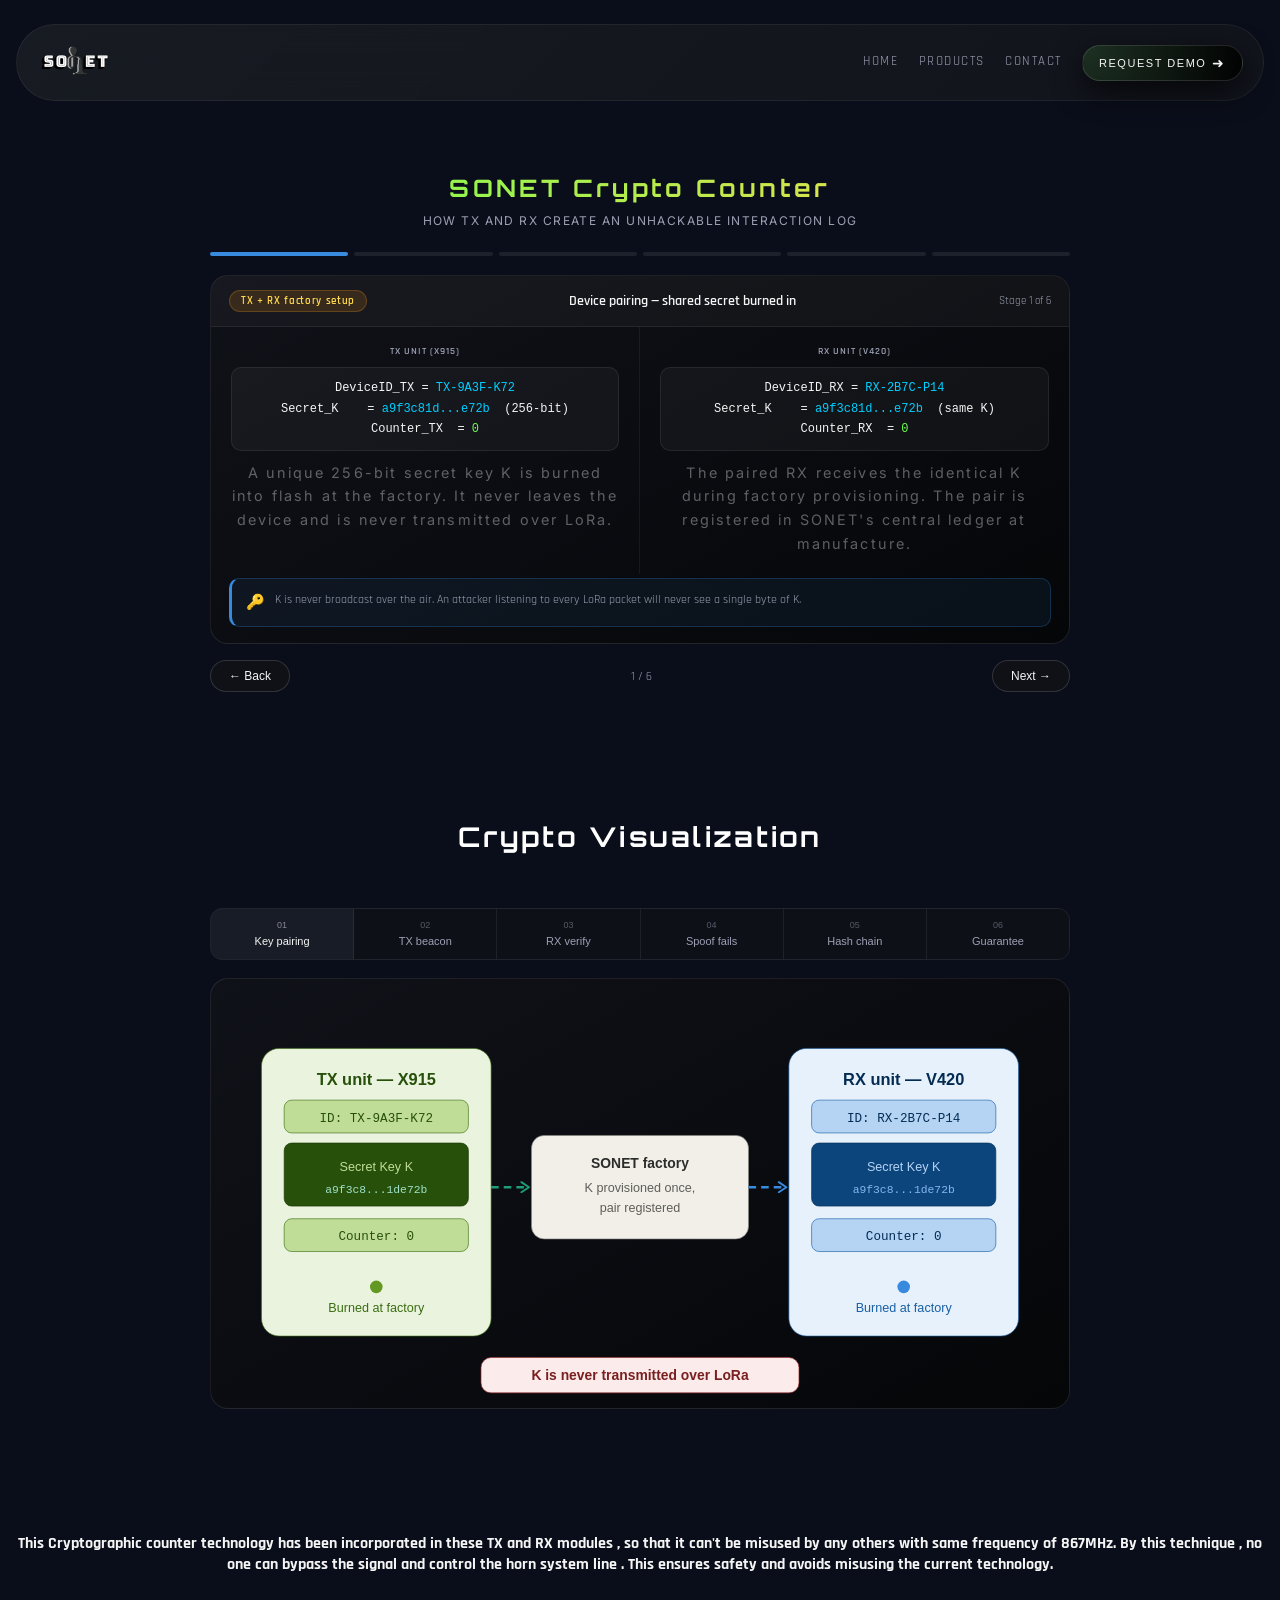
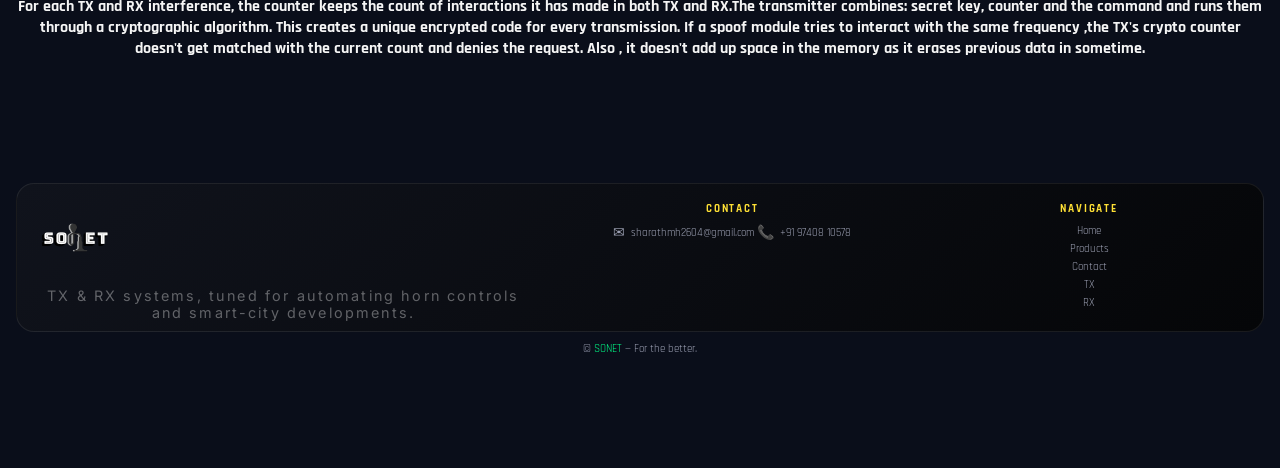
<file: tech.html>
<!DOCTYPE html>
<html lang="en">
<head>
  <meta charset="UTF-8" />
  <title>Sonet – Products</title>
  <meta name="viewport" content="width=device-width, initial-scale=1.0" />
  <link href="https://fonts.googleapis.com/css2?family=Rajdhani:wght@400;600;700&family=Orbitron:wght@400;700;900&family=Inter:wght@300;400&display=swap" rel="stylesheet">
  <link rel="icon" type="image/png" href="assets/favicon-96x96.png" sizes="96x96" />
    <link rel="icon" type="image/svg+xml" href="assets/favicon.svg" />
    <link rel="shortcut icon" href="assets/favicon.ico" />
    <link rel="apple-touch-icon" sizes="180x180" href="assets/apple-touch-icon.png" />
    <link rel="manifest" href="assets/site.webmanifest" />
  <link rel="stylesheet" href="styles.css" />
  
</head>
<body>
  <div class="page">
    <!-- HEADER -->
    <header>
      
        <div class="logo">
    <img src="logoT.png" class="logo-img">
        <!-- <div class="logo-symbol"></div> -->
          <div class="logo-text">
          <span class="logo-text-main"></span>
          <span class="logo-text-sub"></span>
        </div> 
      </div>

      <nav>
        <a href="index.html">Home</a>
        <a href="products.html">Products</a>
        <a href="contact.html">Contact</a>
        <button class="nav-cta" onclick="window.location.href='contact.html#contact-main'">
          <span>Request demo</span>
          <span class="icon">➜</span>
        </button>
      </nav>
    </header>

    <!-- PRODUCTS PAGE MAIN -->
    <section class="section">
      <div class="section-header">
        <div>
          <!-- <h2 class="section-title">CRYPTO</h2> -->
          


          <section>

            
<div class="cc-wrap">
  <div class="cc-heading">
    <h2>SONET Crypto Counter</h2>
    <p>How TX and RX create an unhackable interaction log</p>
  </div>
  <div class="cc-pips" id="cc-pips"></div>
  <div id="cc-stage"></div>
  <div class="cc-nav">
    <button onclick="ccMove(-1)">← Back</button>
    <span class="cc-nav-info" id="cc-nav-info"></span>
    <button onclick="ccMove(1)">Next →</button>
  </div>
</div>
<br>
<br>
<br>
<br>



<div class="cc-root">
  <h2>Crypto Visualization</h2>
  <br>
  <br>
  <br>
 
  <div class="cc-steps">
    <button class="cc-sbtn on" onclick="ccGo(0)"><span class="sn">01</span>Key pairing</button>
    <button class="cc-sbtn"   onclick="ccGo(1)"><span class="sn">02</span>TX beacon</button>
    <button class="cc-sbtn"   onclick="ccGo(2)"><span class="sn">03</span>RX verify</button>
    <button class="cc-sbtn"   onclick="ccGo(3)"><span class="sn">04</span>Spoof fails</button>
    <button class="cc-sbtn"   onclick="ccGo(4)"><span class="sn">05</span>Hash chain</button>
    <button class="cc-sbtn"   onclick="ccGo(5)"><span class="sn">06</span>Guarantee</button>
  </div>
 
  <div class="cc-canvas" id="cc-canvas"></div>
 
</div>
 
 
          </section>

          
<script>
(function(){
var S=[
  {
    title:"Device pairing — shared secret burned in",
    who:"both", badge:"cc-badge-both", whoLabel:"TX + RX factory setup", step:"Stage 1 of 6",
    left:{label:"TX unit (X915)",
      code:"DeviceID_TX = <span class='hi'>TX-9A3F-K72</span>\nSecret_K    = <span class='hi'>a9f3c81d...e72b</span>  (256-bit)\nCounter_TX  = <span class='ok'>0</span>",
      note:"A unique 256-bit secret key K is burned into flash at the factory. It never leaves the device and is never transmitted over LoRa."
    },
    right:{label:"RX unit (V420)",
      code:"DeviceID_RX = <span class='hi'>RX-2B7C-P14</span>\nSecret_K    = <span class='hi'>a9f3c81d...e72b</span>  (same K)\nCounter_RX  = <span class='ok'>0</span>",
      note:"The paired RX receives the identical K during factory provisioning. The pair is registered in SONET's central ledger at manufacture."
    },
    insight:{type:"",icon:"🔑",text:"K is never broadcast over the air. An attacker listening to every LoRa packet will never see a single byte of K."}
  },
  {
    title:"TX broadcasts a signed beacon",
    who:"tx", badge:"cc-badge-tx", whoLabel:"TX unit", step:"Stage 2 of 6",
    left:{label:"TX generates beacon",
      code:"Counter_TX = <span class='hi'>1</span>\nTimestamp  = <span class='hi'>1711023847</span>\n\nHMAC_input = DeviceID_TX\n           + Counter_TX\n           + Timestamp\n\nMAC = HMAC-SHA256(<span class='warn'>K</span>, HMAC_input)\n    = <span class='ok'>f3a8c1...9d42</span>  (first 8 bytes)",
      note:"TX increments its counter, takes the current Unix timestamp, and signs the combination with K using HMAC-SHA256."
    },
    right:{label:"LoRa packet broadcast",
      code:"[ DeviceID_TX ]  TX-9A3F-K72\n[ Counter     ]  1\n[ Timestamp   ]  1711023847\n[ MAC         ]  f3a8c1...9d42\n\n<span class='bad'>K is NOT in this packet.</span>",
      note:"Only the device ID, counter, timestamp, and MAC are sent over LoRa. Any radio scanner can read these — but K cannot be derived from them."
    },
    insight:{type:"",icon:"📡",text:"Counter + Timestamp + HMAC is a one-time token. Replaying the same packet a second later fails because the timestamp check rejects anything older than 5 seconds."}
  },
  {
    title:"RX receives and verifies the beacon",
    who:"rx", badge:"cc-badge-rx", whoLabel:"RX unit", step:"Stage 3 of 6",
    left:{label:"RX recomputes MAC",
      code:"Received:\n  DeviceID = TX-9A3F-K72  ✓ paired\n  Counter  = 1\n  Timestamp= 1711023847\n  MAC_recv = f3a8c1...9d42\n\nRecompute:\n  MAC_calc = HMAC-SHA256(<span class='warn'>K</span>,\n    DeviceID+Counter+Timestamp)\n           = <span class='ok'>f3a8c1...9d42</span>",
      note:"RX locally recomputes the MAC using its stored K. No network call needed — fully offline verification in microseconds."
    },
    right:{label:"Three validation checks",
      code:"1. MAC_recv == MAC_calc ?  <span class='ok'>YES ✓</span>\n2. Counter > Counter_RX ?  <span class='ok'>YES ✓</span>  (1 > 0)\n3. |now - Timestamp| < 5s ? <span class='ok'>YES ✓</span>\n\nResult: <span class='ok'>BEACON ACCEPTED</span>\nCounter_RX updated → <span class='hi'>1</span>\nHorn suppression: <span class='ok'>ARMED</span>",
      note:"All three must pass. Fail any one → beacon dropped silently. No error response is sent, so the attacker gets no feedback to guide guessing."
    },
    insight:{type:"cc-success",icon:"✅",text:"A foreign device broadcasting on the same LoRa frequency fails check 1 immediately — it cannot produce a valid MAC without K."}
  },
  {
    title:"Why same-frequency spoofing fails",
    who:"lock", badge:"cc-badge-lock", whoLabel:"Attack resistance", step:"Stage 4 of 6",
    left:{label:"Attacker tries to spoof",
      code:"Attacker broadcasts:\n  DeviceID = TX-9A3F-K72  (copied)\n  Counter  = 99\n  Timestamp= &lt;now&gt;\n  MAC      = <span class='bad'>RANDOM / GUESSED</span>\n\nRX checks:\n  MAC_recv != MAC_calc  <span class='bad'>FAIL ✗</span>\n\nResult: <span class='bad'>DROPPED — no effect</span>",
      note:"Without K, forging a valid MAC requires breaking HMAC-SHA256. That is a 2²⁵⁶ brute-force problem — infeasible in any realistic scenario."
    },
    right:{label:"Replay attack also fails",
      code:"Attacker re-sends a captured\nlegitimate packet:\n  Counter  = 1  (old)\n  Timestamp= 1711023847  (old)\n  MAC      = f3a8c1...9d42  (real!)\n\nRX checks:\n  Counter 1 &gt; Counter_RX 5 ?  <span class='bad'>NO ✗</span>\n  |now - old_ts| &lt; 5 s ?      <span class='bad'>NO ✗</span>\n\nResult: <span class='bad'>DROPPED — replay blocked</span>",
      note:"Even a perfectly valid captured packet becomes useless immediately. The monotonic counter and 5-second timestamp window close both replay vectors."
    },
    insight:{type:"cc-danger",icon:"🛡",text:"LoRa frequency is public. K is private. Controlling the frequency buys an attacker nothing — they still cannot forge an HMAC without knowing K."}
  },
  {
    title:"Counter increment — tamper-evident chain",
    who:"both", badge:"cc-badge-both", whoLabel:"TX + RX in sync", step:"Stage 5 of 6",
    left:{label:"Counter progression (TX)",
      code:"Beacon 1:  Counter=<span class='hi'>1</span>  MAC=f3a8c1...\nBeacon 2:  Counter=<span class='hi'>2</span>  MAC=7c3d90...\nBeacon 3:  Counter=<span class='hi'>3</span>  MAC=b12ef4...\n...\nBeacon N:  Counter=<span class='hi'>N</span>  MAC=&lt;unique&gt;",
      note:"Each beacon gets a unique MAC because the counter input changes every time. No two beacons are ever identical — even a millisecond apart."
    },
    right:{label:"Ledger entry per interaction",
      code:"{  event:     \"horn_suppressed\",\n   tx_id:     \"TX-9A3F-K72\",\n   rx_id:     \"RX-2B7C-P14\",\n   counter:   <span class='hi'>3</span>,\n   timestamp: 1711023852,\n   mac:       \"b12ef4...\",\n   prev_hash: \"9a3f...\"  }",
      note:"Each entry chains to the previous via prev_hash — like a blockchain. Editing any earlier record breaks the hash of every subsequent entry."
    },
    insight:{type:"",icon:"🔗",text:"The hash chain means no one — not even SONET operators — can silently edit or delete past records. Any tampering is immediately detectable."}
  },
  {
    title:"Why this uniquely solves the problem",
    who:"both", badge:"cc-badge-both", whoLabel:"System guarantee", step:"Stage 6 of 6",
    full:true,
    rows:[
      {label:"Uncloneable identity",   val:"K burned in hardware — never on air",  w:"92%", color:"#1D9E75"},
      {label:"Replay-proof",           val:"Monotonic counter + 5 s window",        w:"88%", color:"#378ADD"},
      {label:"Spoof-proof",            val:"HMAC-SHA256 needs K to forge",          w:"98%", color:"#7F77DD"},
      {label:"Tamper-evident log",     val:"Hash-chained ledger per event",         w:"95%", color:"#BA7517"},
      {label:"Frequency independence", val:"Same LoRa channel — different K → fail",w:"100%",color:"#639922"},
    ],
    insight:{type:"cc-success",icon:"🏆",text:"Two devices sharing the same LoRa frequency cannot activate each other's horn suppression. Proof: they hold different K values, so every MAC cross-check fails. The security is mathematically isolated per paired device set — frequency is irrelevant."}
  }
];

var cur=0;

function render(){
  var s=S[cur];
  var pips=document.getElementById('cc-pips');
  pips.innerHTML=S.map(function(_,i){
    var cls=i<cur?'done':i===cur?'active':'';
    return '<div class="cc-pip '+cls+'" onclick="ccJump('+i+')"></div>';
  }).join('');

  var body='';
  if(s.full){
    body='<div class="cc-full">'
      +s.rows.map(function(r){
        return '<div class="cc-anim-row">'
          +'<span class="cc-anim-label">'+r.label+'</span>'
          +'<div class="cc-anim-bar"><div class="cc-anim-fill" style="--w:'+r.w+';background:'+r.color+'"></div></div>'
          +'<span class="cc-anim-val">'+r.val+'</span>'
          +'</div>';
      }).join('')
      +'<div class="cc-insight '+s.insight.type+'" style="margin-top:14px">'
      +'<span class="cc-icon">'+s.insight.icon+'</span>'
      +'<span>'+s.insight.text+'</span>'
      +'</div>'
      +'</div>';
  } else {
    body='<div class="cc-body">'
      +'<div class="cc-col">'
      +'<div class="cc-col-label">'+s.left.label+'</div>'
      +'<div class="cc-mono">'+s.left.code+'</div>'
      +'<p class="cc-note">'+s.left.note+'</p>'
      +'</div>'
      +'<div class="cc-col">'
      +'<div class="cc-col-label">'+s.right.label+'</div>'
      +'<div class="cc-mono">'+s.right.code+'</div>'
      +'<p class="cc-note">'+s.right.note+'</p>'
      +'</div>'
      +'</div>'
      +'<div class="cc-insight-wrap">'
      +'<div class="cc-insight '+s.insight.type+'">'
      +'<span class="cc-icon">'+s.insight.icon+'</span>'
      +'<span>'+s.insight.text+'</span>'
      +'</div></div>';
  }

  document.getElementById('cc-stage').innerHTML=
    '<div class="cc-stage">'
    +'<div class="cc-stage-header">'
    +'<span class="cc-badge '+s.badge+'">'+s.whoLabel+'</span>'
    +'<span class="cc-stage-title">'+s.title+'</span>'
    +'<span class="cc-step-label">'+s.step+'</span>'
    +'</div>'
    +body
    +'</div>';

  document.getElementById('cc-nav-info').textContent=(cur+1)+' / '+S.length;
}

window.ccMove=function(d){ cur=Math.max(0,Math.min(S.length-1,cur+d)); render(); };
window.ccJump=function(i){ cur=i; render(); };
render();
})();





(function(){
 
var mkr = function(id, color){
  return '<marker id="'+id+'" viewBox="0 0 10 10" refX="8" refY="5" markerWidth="5" markerHeight="5" orient="auto-start-reverse">'
    +'<path d="M2 1L8 5L2 9" fill="none" stroke="'+color+'" stroke-width="1.5" stroke-linecap="round" stroke-linejoin="round"/>'
    +'</marker>';
};
 
var VIEWS = [
 
/* ── 0: KEY PAIRING ── */
'<svg viewBox="0 0 680 340" xmlns="http://www.w3.org/2000/svg"><defs>'
+mkr('m0g','#1D9E75')+mkr('m0b','#378ADD')
+'</defs>'
 
// TX box
+'<g class="cc-rise">'
+'<rect x="40" y="55" width="182" height="228" rx="14" fill="#EAF3DE" stroke="#3B6D11" stroke-width="0.5"/>'
+'<text x="131" y="84" text-anchor="middle" font-family="Poppins,sans-serif" font-size="13" font-weight="600" fill="#27500A">TX unit — X915</text>'
+'<rect x="58" y="96" width="146" height="26" rx="6" fill="#C0DD97" stroke="#3B6D11" stroke-width="0.5"/>'
+'<text x="131" y="113" text-anchor="middle" font-family="Courier New,monospace" font-size="10" fill="#27500A">ID: TX-9A3F-K72</text>'
+'<rect x="58" y="130" width="146" height="50" rx="6" fill="#27500A" stroke="#173404" stroke-width="0.5"/>'
+'<text x="131" y="152" text-anchor="middle" font-family="Poppins,sans-serif" font-size="10" fill="#C0DD97">Secret Key K</text>'
+'<text x="131" y="170" text-anchor="middle" font-family="Courier New,monospace" font-size="9" fill="#9FE1CB">a9f3c8...1de72b</text>'
+'<rect x="58" y="190" width="146" height="26" rx="6" fill="#C0DD97" stroke="#3B6D11" stroke-width="0.5"/>'
+'<text x="131" y="207" text-anchor="middle" font-family="Courier New,monospace" font-size="10" fill="#27500A">Counter: 0</text>'
+'<circle cx="131" cy="244" r="5" fill="#639922" class="cc-pu-g"/>'
+'<text x="131" y="264" text-anchor="middle" font-family="Poppins,sans-serif" font-size="10" fill="#3B6D11">Burned at factory</text>'
+'</g>'
 
// RX box
+'<g class="cc-rise" style="animation-delay:.18s">'
+'<rect x="458" y="55" width="182" height="228" rx="14" fill="#E6F1FB" stroke="#185FA5" stroke-width="0.5"/>'
+'<text x="549" y="84" text-anchor="middle" font-family="Poppins,sans-serif" font-size="13" font-weight="600" fill="#042C53">RX unit — V420</text>'
+'<rect x="476" y="96" width="146" height="26" rx="6" fill="#B5D4F4" stroke="#185FA5" stroke-width="0.5"/>'
+'<text x="549" y="113" text-anchor="middle" font-family="Courier New,monospace" font-size="10" fill="#042C53">ID: RX-2B7C-P14</text>'
+'<rect x="476" y="130" width="146" height="50" rx="6" fill="#0C447C" stroke="#042C53" stroke-width="0.5"/>'
+'<text x="549" y="152" text-anchor="middle" font-family="Poppins,sans-serif" font-size="10" fill="#B5D4F4">Secret Key K</text>'
+'<text x="549" y="170" text-anchor="middle" font-family="Courier New,monospace" font-size="9" fill="#85B7EB">a9f3c8...1de72b</text>'
+'<rect x="476" y="190" width="146" height="26" rx="6" fill="#B5D4F4" stroke="#185FA5" stroke-width="0.5"/>'
+'<text x="549" y="207" text-anchor="middle" font-family="Courier New,monospace" font-size="10" fill="#042C53">Counter: 0</text>'
+'<circle cx="549" cy="244" r="5" fill="#378ADD" class="cc-pu-b"/>'
+'<text x="549" y="264" text-anchor="middle" font-family="Poppins,sans-serif" font-size="10" fill="#185FA5">Burned at factory</text>'
+'</g>'
 
// Factory bridge
+'<rect x="254" y="124" width="172" height="82" rx="10" fill="#F1EFE8" stroke="#888780" stroke-width="0.5"/>'
+'<text x="340" y="150" text-anchor="middle" font-family="Poppins,sans-serif" font-size="11" font-weight="600" fill="#2C2C2A">SONET factory</text>'
+'<text x="340" y="169" text-anchor="middle" font-family="Poppins,sans-serif" font-size="10" fill="#5F5E5A">K provisioned once,</text>'
+'<text x="340" y="185" text-anchor="middle" font-family="Poppins,sans-serif" font-size="10" fill="#5F5E5A">pair registered</text>'
+'<path d="M222 165 L252 165" class="cc-fl-g" marker-end="url(#m0g)"/>'
+'<path d="M426 165 L456 165" class="cc-fl-b" style="animation-delay:.3s" marker-end="url(#m0b)"/>'
 
// K never on air
+'<rect x="214" y="300" width="252" height="28" rx="8" fill="#FCEBEB" stroke="#A32D2D" stroke-width="0.5"/>'
+'<text x="340" y="318" text-anchor="middle" font-family="Poppins,sans-serif" font-size="11" font-weight="600" fill="#791F1F">K is never transmitted over LoRa</text>'
+'</svg>',
 
/* ── 1: TX BEACON ── */
'<svg viewBox="0 0 680 340" xmlns="http://www.w3.org/2000/svg"><defs>'
+mkr('m1g','#1D9E75')
+'</defs>'
// TX unit
+'<rect x="30" y="30" width="148" height="282" rx="12" fill="#EAF3DE" stroke="#3B6D11" stroke-width="0.5"/>'
+'<text x="104" y="56" text-anchor="middle" font-family="Poppins,sans-serif" font-size="12" font-weight="600" fill="#27500A">TX unit</text>'
+'<circle cx="104" cy="70" r="5" fill="#639922" class="cc-pu-g"/>'
+'<rect x="44" y="84" width="120" height="22" rx="5" fill="#C0DD97" stroke="#3B6D11" stroke-width="0.5"/>'
+'<text x="104" y="99" text-anchor="middle" font-family="Courier New,monospace" font-size="9" fill="#173404">Counter += 1  →  7</text>'
+'<rect x="44" y="114" width="120" height="22" rx="5" fill="#C0DD97" stroke="#3B6D11" stroke-width="0.5"/>'
+'<text x="104" y="129" text-anchor="middle" font-family="Courier New,monospace" font-size="9" fill="#173404">Timestamp: now</text>'
+'<rect x="44" y="144" width="120" height="42" rx="5" fill="#27500A" stroke="#173404" stroke-width="0.5"/>'
+'<text x="104" y="162" text-anchor="middle" font-family="Poppins,sans-serif" font-size="9" fill="#C0DD97">HMAC-SHA256(K,</text>'
+'<text x="104" y="178" text-anchor="middle" font-family="Poppins,sans-serif" font-size="9" fill="#9FE1CB">ID + Counter + Time)</text>'
+'<rect x="44" y="196" width="120" height="22" rx="5" fill="#639922" stroke="#173404" stroke-width="0.5"/>'
+'<text x="104" y="211" text-anchor="middle" font-family="Courier New,monospace" font-size="9" fill="#EAF3DE">MAC = f3a8c1..9d42</text>'
+'<text x="104" y="250" text-anchor="middle" font-family="Poppins,sans-serif" font-size="9" fill="#3B6D11">K stays inside TX</text>'
+'<text x="104" y="264" text-anchor="middle" font-family="Poppins,sans-serif" font-size="9" fill="#3B6D11">— never broadcast</text>'
// Packet
+'<rect x="220" y="50" width="202" height="198" rx="12" fill="#F1EFE8" stroke="#888780" stroke-width="0.5"/>'
+'<text x="321" y="76" text-anchor="middle" font-family="Poppins,sans-serif" font-size="11" font-weight="600" fill="#2C2C2A">LoRa packet (public)</text>'
+'<rect x="232" y="86" width="178" height="22" rx="5" fill="#D3D1C7" stroke="#B4B2A9" stroke-width="0.5"/>'
+'<text x="321" y="101" text-anchor="middle" font-family="Courier New,monospace" font-size="9" fill="#2C2C2A">DeviceID: TX-9A3F-K72</text>'
+'<rect x="232" y="114" width="178" height="22" rx="5" fill="#D3D1C7" stroke="#B4B2A9" stroke-width="0.5"/>'
+'<text x="321" y="129" text-anchor="middle" font-family="Courier New,monospace" font-size="9" fill="#2C2C2A">Counter: 7</text>'
+'<rect x="232" y="142" width="178" height="22" rx="5" fill="#D3D1C7" stroke="#B4B2A9" stroke-width="0.5"/>'
+'<text x="321" y="157" text-anchor="middle" font-family="Courier New,monospace" font-size="9" fill="#2C2C2A">Timestamp: 17110238</text>'
+'<rect x="232" y="170" width="178" height="22" rx="5" fill="#C0DD97" stroke="#3B6D11" stroke-width="0.5"/>'
+'<text x="321" y="185" text-anchor="middle" font-family="Courier New,monospace" font-size="9" fill="#173404">MAC: f3a8c1...9d42</text>'
+'<rect x="232" y="198" width="178" height="38" rx="5" fill="#FCEBEB" stroke="#A32D2D" stroke-width="0.5"/>'
+'<text x="321" y="213" text-anchor="middle" font-family="Courier New,monospace" font-size="9" fill="#791F1F">K: ████ NOT HERE ████</text>'
+'<text x="321" y="228" text-anchor="middle" font-family="Poppins,sans-serif" font-size="8" fill="#A32D2D">K cannot be derived from MAC</text>'
// Arrows
+'<path d="M178 160 L218 160" class="cc-fl-g" marker-end="url(#m1g)"/>'
+'<path d="M422 160 L476 160" class="cc-fl-g" style="animation-delay:.2s" marker-end="url(#m1g)"/>'
// Right note
+'<rect x="478" y="78" width="170" height="170" rx="10" fill="#EEEDFE" stroke="#534AB7" stroke-width="0.5"/>'
+'<text x="563" y="102" text-anchor="middle" font-family="Poppins,sans-serif" font-size="11" font-weight="600" fill="#26215C">Any LoRa scanner</text>'
+'<text x="563" y="118" text-anchor="middle" font-family="Poppins,sans-serif" font-size="11" font-weight="600" fill="#26215C">sees this packet.</text>'
+'<text x="563" y="142" text-anchor="middle" font-family="Poppins,sans-serif" font-size="10" fill="#3C3489">But K is absent.</text>'
+'<text x="563" y="160" text-anchor="middle" font-family="Poppins,sans-serif" font-size="10" fill="#3C3489">HMAC is a one-way</text>'
+'<text x="563" y="176" text-anchor="middle" font-family="Poppins,sans-serif" font-size="10" fill="#3C3489">function — cannot</text>'
+'<text x="563" y="192" text-anchor="middle" font-family="Poppins,sans-serif" font-size="10" fill="#3C3489">reverse to find K.</text>'
+'<rect x="490" y="208" width="146" height="28" rx="7" fill="#534AB7" stroke="#3C3489" stroke-width="0.5"/>'
+'<text x="563" y="226" text-anchor="middle" font-family="Poppins,sans-serif" font-size="10" font-weight="600" fill="#EEEDFE">Listening = useless</text>'
// Timestamp note
+'<rect x="220" y="264" width="202" height="54" rx="8" fill="#FAEEDA" stroke="#854F0B" stroke-width="0.5"/>'
+'<text x="321" y="284" text-anchor="middle" font-family="Poppins,sans-serif" font-size="10" fill="#412402">Timestamp window: 5 seconds</text>'
+'<text x="321" y="300" text-anchor="middle" font-family="Poppins,sans-serif" font-size="10" fill="#633806">Replaying old packet: instantly rejected</text>'
+'</svg>',
 
/* ── 2: RX VERIFY ── */
'<svg viewBox="0 0 680 360" xmlns="http://www.w3.org/2000/svg"><defs>'
+mkr('m2g','#1D9E75')+mkr('m2b','#378ADD')
+'</defs>'
// Incoming
+'<rect x="28" y="38" width="156" height="136" rx="10" fill="#F1EFE8" stroke="#888780" stroke-width="0.5"/>'
+'<text x="106" y="60" text-anchor="middle" font-family="Poppins,sans-serif" font-size="11" font-weight="600" fill="#2C2C2A">Received packet</text>'
+'<rect x="40" y="68" width="132" height="18" rx="4" fill="#D3D1C7" stroke="#B4B2A9" stroke-width="0.5"/>'
+'<text x="106" y="80" text-anchor="middle" font-family="Courier New,monospace" font-size="9" fill="#2C2C2A">ID: TX-9A3F-K72</text>'
+'<rect x="40" y="92" width="132" height="18" rx="4" fill="#D3D1C7" stroke="#B4B2A9" stroke-width="0.5"/>'
+'<text x="106" y="104" text-anchor="middle" font-family="Courier New,monospace" font-size="9" fill="#2C2C2A">Counter: 7</text>'
+'<rect x="40" y="116" width="132" height="18" rx="4" fill="#D3D1C7" stroke="#B4B2A9" stroke-width="0.5"/>'
+'<text x="106" y="128" text-anchor="middle" font-family="Courier New,monospace" font-size="9" fill="#2C2C2A">Time: 17110238</text>'
+'<rect x="40" y="140" width="132" height="18" rx="4" fill="#C0DD97" stroke="#3B6D11" stroke-width="0.5"/>'
+'<text x="106" y="152" text-anchor="middle" font-family="Courier New,monospace" font-size="9" fill="#173404">MAC: f3a8c1..9d42</text>'
+'<path d="M184 106 L246 106" class="cc-fl-b" marker-end="url(#m2b)"/>'
// RX unit
+'<rect x="246" y="28" width="190" height="238" rx="12" fill="#E6F1FB" stroke="#185FA5" stroke-width="0.5"/>'
+'<text x="341" y="54" text-anchor="middle" font-family="Poppins,sans-serif" font-size="12" font-weight="600" fill="#042C53">RX verifies</text>'
+'<rect x="260" y="64" width="162" height="40" rx="7" fill="#B5D4F4" stroke="#185FA5" stroke-width="0.5"/>'
+'<text x="341" y="81" text-anchor="middle" font-family="Poppins,sans-serif" font-size="9" fill="#042C53">Recompute with own K:</text>'
+'<text x="341" y="97" text-anchor="middle" font-family="Courier New,monospace" font-size="9" fill="#0C447C">HMAC(K, ID+7+time)</text>'
+'<rect x="260" y="114" width="162" height="26" rx="7" fill="#0C447C" stroke="#042C53" stroke-width="0.5"/>'
+'<text x="341" y="131" text-anchor="middle" font-family="Courier New,monospace" font-size="10" font-weight="600" fill="#E6F1FB">= f3a8c1...9d42 ✓</text>'
+'<rect x="260" y="150" width="162" height="22" rx="6" fill="#EAF3DE" stroke="#3B6D11" stroke-width="0.5"/>'
+'<text x="341" y="165" text-anchor="middle" font-family="Poppins,sans-serif" font-size="10" fill="#173404">Check 1: MAC match ✓</text>'
+'<rect x="260" y="178" width="162" height="22" rx="6" fill="#EAF3DE" stroke="#3B6D11" stroke-width="0.5"/>'
+'<text x="341" y="193" text-anchor="middle" font-family="Poppins,sans-serif" font-size="10" fill="#173404">Check 2: Counter 7 &gt; 6 ✓</text>'
+'<rect x="260" y="206" width="162" height="22" rx="6" fill="#EAF3DE" stroke="#3B6D11" stroke-width="0.5"/>'
+'<text x="341" y="221" text-anchor="middle" font-family="Poppins,sans-serif" font-size="10" fill="#173404">Check 3: timestamp fresh ✓</text>'
+'<text x="341" y="252" text-anchor="middle" font-family="Poppins,sans-serif" font-size="11" font-weight="600" fill="#3B6D11">All 3 pass → ACCEPTED</text>'
+'<path d="M436 150 L496 150" class="cc-fl-g" marker-end="url(#m2g)"/>'
// Outcome
+'<rect x="496" y="58" width="156" height="208" rx="12" fill="#EAF3DE" stroke="#1D9E75" stroke-width="0.5"/>'
+'<text x="574" y="84" text-anchor="middle" font-family="Poppins,sans-serif" font-size="11" font-weight="600" fill="#27500A">Outcome</text>'
+'<rect x="510" y="94" width="128" height="30" rx="7" fill="#639922" stroke="#3B6D11" stroke-width="0.5"/>'
+'<text x="574" y="113" text-anchor="middle" font-family="Poppins,sans-serif" font-size="11" font-weight="600" fill="#EAF3DE">Horn SUPPRESSED</text>'
+'<rect x="510" y="132" width="128" height="22" rx="6" fill="#C0DD97" stroke="#3B6D11" stroke-width="0.5"/>'
+'<text x="574" y="147" text-anchor="middle" font-family="Courier New,monospace" font-size="9" fill="#173404">Counter_RX → 7</text>'
+'<rect x="510" y="160" width="128" height="22" rx="6" fill="#C0DD97" stroke="#3B6D11" stroke-width="0.5"/>'
+'<text x="574" y="175" text-anchor="middle" font-family="Poppins,sans-serif" font-size="10" fill="#173404">Event logged</text>'
+'<rect x="510" y="188" width="128" height="22" rx="6" fill="#C0DD97" stroke="#3B6D11" stroke-width="0.5"/>'
+'<text x="574" y="203" text-anchor="middle" font-family="Poppins,sans-serif" font-size="10" fill="#173404">Fully offline</text>'
+'<text x="574" y="244" text-anchor="middle" font-family="Poppins,sans-serif" font-size="9" fill="#3B6D11">No cloud needed</text>'
// Fail note
+'<rect x="246" y="284" width="190" height="56" rx="8" fill="#FAEEDA" stroke="#854F0B" stroke-width="0.5"/>'
+'<text x="341" y="305" text-anchor="middle" font-family="Poppins,sans-serif" font-size="10" fill="#412402">Fail any one of the 3 checks:</text>'
+'<text x="341" y="322" text-anchor="middle" font-family="Poppins,sans-serif" font-size="10" fill="#633806">packet dropped silently. No error sent.</text>'
+'</svg>',
 
/* ── 3: SPOOF FAILS ── */
'<svg viewBox="0 0 680 340" xmlns="http://www.w3.org/2000/svg"><defs>'
+mkr('m3r','#A32D2D')+mkr('m3b','#888780')
+'</defs>'
// Attacker
+'<rect x="28" y="28" width="182" height="282" rx="12" fill="#FCEBEB" stroke="#A32D2D" stroke-width="0.5"/>'
+'<text x="119" y="56" text-anchor="middle" font-family="Poppins,sans-serif" font-size="12" font-weight="600" fill="#501313">Attacker on same</text>'
+'<text x="119" y="72" text-anchor="middle" font-family="Poppins,sans-serif" font-size="12" font-weight="600" fill="#501313">LoRa frequency</text>'
+'<text x="119" y="98" text-anchor="middle" font-family="Poppins,sans-serif" font-size="10" fill="#791F1F">Tries to broadcast:</text>'
+'<rect x="42" y="106" width="152" height="20" rx="4" fill="#F7C1C1" stroke="#E24B4A" stroke-width="0.5"/>'
+'<text x="118" y="119" text-anchor="middle" font-family="Courier New,monospace" font-size="9" fill="#501313">ID: TX-9A3F-K72 ✓ (copied)</text>'
+'<rect x="42" y="132" width="152" height="20" rx="4" fill="#F7C1C1" stroke="#E24B4A" stroke-width="0.5"/>'
+'<text x="118" y="145" text-anchor="middle" font-family="Courier New,monospace" font-size="9" fill="#501313">Counter: 99 (fake high)</text>'
+'<rect x="42" y="158" width="152" height="20" rx="4" fill="#F7C1C1" stroke="#E24B4A" stroke-width="0.5"/>'
+'<text x="118" y="171" text-anchor="middle" font-family="Courier New,monospace" font-size="9" fill="#501313">Timestamp: now</text>'
+'<rect x="42" y="184" width="152" height="28" rx="4" fill="#E24B4A" stroke="#A32D2D" stroke-width="0.5" class="cc-bad"/>'
+'<text x="118" y="201" text-anchor="middle" font-family="Courier New,monospace" font-size="9" fill="#FCEBEB">MAC: ??? GUESSED/RANDOM</text>'
+'<text x="119" y="238" text-anchor="middle" font-family="Poppins,sans-serif" font-size="9" fill="#791F1F">No K → cannot compute</text>'
+'<text x="119" y="254" text-anchor="middle" font-family="Poppins,sans-serif" font-size="9" fill="#791F1F">valid MAC.</text>'
+'<text x="119" y="270" text-anchor="middle" font-family="Poppins,sans-serif" font-size="9" fill="#A32D2D">2²⁵⁶ guesses needed.</text>'
+'<text x="119" y="286" text-anchor="middle" font-family="Poppins,sans-serif" font-size="9" fill="#A32D2D">Infeasible forever.</text>'
+'<path d="M210 188 L272 188" class="cc-fl-r" marker-end="url(#m3r)"/>'
// RX rejection
+'<rect x="272" y="78" width="168" height="168" rx="12" fill="#E6F1FB" stroke="#185FA5" stroke-width="0.5"/>'
+'<text x="356" y="104" text-anchor="middle" font-family="Poppins,sans-serif" font-size="11" font-weight="600" fill="#042C53">RX checks</text>'
+'<rect x="286" y="112" width="140" height="22" rx="6" fill="#FCEBEB" stroke="#A32D2D" stroke-width="0.5"/>'
+'<text x="356" y="127" text-anchor="middle" font-family="Poppins,sans-serif" font-size="10" fill="#791F1F">MAC_recv ≠ MAC_calc ✗</text>'
+'<rect x="286" y="140" width="140" height="22" rx="6" fill="#F1EFE8" stroke="#888780" stroke-width="0.5"/>'
+'<text x="356" y="155" text-anchor="middle" font-family="Poppins,sans-serif" font-size="10" fill="#5F5E5A">Check 2: not reached</text>'
+'<rect x="286" y="168" width="140" height="22" rx="6" fill="#F1EFE8" stroke="#888780" stroke-width="0.5"/>'
+'<text x="356" y="183" text-anchor="middle" font-family="Poppins,sans-serif" font-size="10" fill="#5F5E5A">Check 3: not reached</text>'
+'<rect x="286" y="200" width="140" height="30" rx="7" fill="#E24B4A" stroke="#A32D2D" stroke-width="0.5"/>'
+'<text x="356" y="219" text-anchor="middle" font-family="Poppins,sans-serif" font-size="11" font-weight="600" fill="#FCEBEB">DROPPED silently</text>'
// Replay box
+'<rect x="272" y="264" width="168" height="56" rx="8" fill="#FAEEDA" stroke="#854F0B" stroke-width="0.5"/>'
+'<text x="356" y="283" text-anchor="middle" font-family="Poppins,sans-serif" font-size="10" font-weight="600" fill="#412402">Replay of real packet:</text>'
+'<text x="356" y="300" text-anchor="middle" font-family="Poppins,sans-serif" font-size="10" fill="#633806">Old counter ✗  |  Old timestamp ✗</text>'
+'<text x="356" y="314" text-anchor="middle" font-family="Poppins,sans-serif" font-size="9" fill="#854F0B">Both gates must pass → neither does</text>'
// Right explanation
+'<rect x="460" y="78" width="192" height="242" rx="12" fill="#F1EFE8" stroke="#888780" stroke-width="0.5"/>'
+'<text x="556" y="106" text-anchor="middle" font-family="Poppins,sans-serif" font-size="11" font-weight="600" fill="#2C2C2A">Frequency ≠ power</text>'
+'<line x1="474" y1="114" x2="638" y2="114" stroke="#D3D1C7" stroke-width="0.5"/>'
+'<text x="556" y="134" text-anchor="middle" font-family="Poppins,sans-serif" font-size="10" fill="#5F5E5A">LoRa 915 MHz is public.</text>'
+'<text x="556" y="152" text-anchor="middle" font-family="Poppins,sans-serif" font-size="10" fill="#5F5E5A">Any SDR radio can</text>'
+'<text x="556" y="168" text-anchor="middle" font-family="Poppins,sans-serif" font-size="10" fill="#5F5E5A">broadcast on it.</text>'
+'<text x="556" y="194" text-anchor="middle" font-family="Poppins,sans-serif" font-size="10" fill="#2C2C2A">Security is in K,</text>'
+'<text x="556" y="210" text-anchor="middle" font-family="Poppins,sans-serif" font-size="10" fill="#2C2C2A">not the channel.</text>'
+'<text x="556" y="236" text-anchor="middle" font-family="Poppins,sans-serif" font-size="10" fill="#2C2C2A">Different TX/RX pair</text>'
+'<text x="556" y="252" text-anchor="middle" font-family="Poppins,sans-serif" font-size="10" fill="#2C2C2A">= different K</text>'
+'<rect x="474" y="264" width="164" height="28" rx="7" fill="#E24B4A" stroke="#A32D2D" stroke-width="0.5"/>'
+'<text x="556" y="282" text-anchor="middle" font-family="Poppins,sans-serif" font-size="10" font-weight="600" fill="#FCEBEB">Cross-trigger: impossible</text>'
+'</svg>',
 
/* ── 4: HASH CHAIN ── */
'<svg viewBox="0 0 680 340" xmlns="http://www.w3.org/2000/svg"><defs>'
+mkr('m4g','#1D9E75')+mkr('m4r','#A32D2D')
+'</defs>'
+'<text x="340" y="26" text-anchor="middle" font-family="Poppins,sans-serif" font-size="12" font-weight="600" fill="#2C2C2A">Every TX-RX interaction chains into a tamper-evident ledger</text>'
// Block 1
+'<rect x="28" y="44" width="150" height="148" rx="10" fill="#EAF3DE" stroke="#3B6D11" stroke-width="0.5"/>'
+'<rect x="28" y="44" width="150" height="28" rx="10" fill="#3B6D11"/>'
+'<rect x="28" y="62" width="150" height="10" rx="0" fill="#3B6D11"/>'
+'<text x="103" y="64" text-anchor="middle" font-family="Poppins,sans-serif" font-size="11" font-weight="600" fill="#EAF3DE">Block #1</text>'
+'<text x="103" y="96" text-anchor="middle" font-family="Courier New,monospace" font-size="9" fill="#27500A">tx: TX-9A3F</text>'
+'<text x="103" y="112" text-anchor="middle" font-family="Courier New,monospace" font-size="9" fill="#27500A">counter: 1</text>'
+'<text x="103" y="128" text-anchor="middle" font-family="Courier New,monospace" font-size="9" fill="#27500A">mac: f3a8c1</text>'
+'<text x="103" y="144" text-anchor="middle" font-family="Courier New,monospace" font-size="9" fill="#27500A">event: suppress</text>'
+'<text x="103" y="160" text-anchor="middle" font-family="Courier New,monospace" font-size="9" fill="#27500A">prev: genesis</text>'
+'<rect x="40" y="172" width="126" height="16" rx="4" fill="#639922" stroke="#3B6D11" stroke-width="0.5"/>'
+'<text x="103" y="184" text-anchor="middle" font-family="Courier New,monospace" font-size="9" fill="#EAF3DE">hash: 9a3f2c...</text>'
// Arrow 1→2
+'<path d="M178 118 L218 118" fill="none" stroke="#1D9E75" stroke-width="2" stroke-dasharray="6 4" class="cc-chain" marker-end="url(#m4g)"/>'
// Block 2
+'<rect x="218" y="44" width="150" height="148" rx="10" fill="#EAF3DE" stroke="#3B6D11" stroke-width="0.5"/>'
+'<rect x="218" y="44" width="150" height="28" rx="10" fill="#3B6D11"/>'
+'<rect x="218" y="62" width="150" height="10" rx="0" fill="#3B6D11"/>'
+'<text x="293" y="64" text-anchor="middle" font-family="Poppins,sans-serif" font-size="11" font-weight="600" fill="#EAF3DE">Block #2</text>'
+'<text x="293" y="96" text-anchor="middle" font-family="Courier New,monospace" font-size="9" fill="#27500A">prev: 9a3f2c...</text>'
+'<text x="293" y="112" text-anchor="middle" font-family="Courier New,monospace" font-size="9" fill="#27500A">counter: 2</text>'
+'<text x="293" y="128" text-anchor="middle" font-family="Courier New,monospace" font-size="9" fill="#27500A">mac: 7c3d90</text>'
+'<text x="293" y="144" text-anchor="middle" font-family="Courier New,monospace" font-size="9" fill="#27500A">event: suppress</text>'
+'<text x="293" y="160" text-anchor="middle" font-family="Courier New,monospace" font-size="9" fill="#27500A">ts: 17110241</text>'
+'<rect x="230" y="172" width="126" height="16" rx="4" fill="#639922" stroke="#3B6D11" stroke-width="0.5"/>'
+'<text x="293" y="184" text-anchor="middle" font-family="Courier New,monospace" font-size="9" fill="#EAF3DE">hash: b12ef4...</text>'
// Arrow 2→3
+'<path d="M368 118 L408 118" fill="none" stroke="#1D9E75" stroke-width="2" stroke-dasharray="6 4" class="cc-chain" style="animation-delay:.35s" marker-end="url(#m4g)"/>'
// Block 3
+'<rect x="408" y="44" width="150" height="148" rx="10" fill="#EAF3DE" stroke="#3B6D11" stroke-width="0.5"/>'
+'<rect x="408" y="44" width="150" height="28" rx="10" fill="#3B6D11"/>'
+'<rect x="408" y="62" width="150" height="10" rx="0" fill="#3B6D11"/>'
+'<text x="483" y="64" text-anchor="middle" font-family="Poppins,sans-serif" font-size="11" font-weight="600" fill="#EAF3DE">Block #3</text>'
+'<text x="483" y="96" text-anchor="middle" font-family="Courier New,monospace" font-size="9" fill="#27500A">prev: b12ef4...</text>'
+'<text x="483" y="112" text-anchor="middle" font-family="Courier New,monospace" font-size="9" fill="#27500A">counter: 3</text>'
+'<text x="483" y="128" text-anchor="middle" font-family="Courier New,monospace" font-size="9" fill="#27500A">mac: d84a1c</text>'
+'<text x="483" y="144" text-anchor="middle" font-family="Courier New,monospace" font-size="9" fill="#27500A">event: zone_pass</text>'
+'<text x="483" y="160" text-anchor="middle" font-family="Courier New,monospace" font-size="9" fill="#27500A">ts: 17110299</text>'
+'<rect x="420" y="172" width="126" height="16" rx="4" fill="#639922" stroke="#3B6D11" stroke-width="0.5"/>'
+'<text x="483" y="184" text-anchor="middle" font-family="Courier New,monospace" font-size="9" fill="#EAF3DE">hash: 4e7c91...</text>'
// dots
+'<circle cx="574" cy="118" r="4" fill="#1D9E75"/>'
+'<circle cx="586" cy="118" r="4" fill="#1D9E75" opacity=".55"/>'
+'<circle cx="598" cy="118" r="4" fill="#1D9E75" opacity=".25"/>'
// Tamper note
+'<rect x="28" y="216" width="622" height="100" rx="12" fill="#FCEBEB" stroke="#A32D2D" stroke-width="0.5"/>'
+'<text x="339" y="242" text-anchor="middle" font-family="Poppins,sans-serif" font-size="11" font-weight="600" fill="#501313">Tamper attempt on Block #1</text>'
+'<text x="339" y="264" text-anchor="middle" font-family="Poppins,sans-serif" font-size="10" fill="#791F1F">Changing any field changes Block #1 hash → Block #2 prev_hash no longer matches → entire chain after it breaks</text>'
+'<rect x="168" y="278" width="342" height="26" rx="7" fill="#E24B4A" stroke="#A32D2D" stroke-width="0.5"/>'
+'<text x="339" y="295" text-anchor="middle" font-family="Poppins,sans-serif" font-size="10" font-weight="600" fill="#FCEBEB">No one can silently edit history — not even SONET</text>'
+'</svg>',
 
/* ── 5: GUARANTEE ── */
'<svg viewBox="0 0 680 360" xmlns="http://www.w3.org/2000/svg">'
+'<text x="340" y="26" text-anchor="middle" font-family="Poppins,sans-serif" font-size="12" font-weight="600" fill="#2C2C2A">Six properties that uniquely solve the problem</text>'
// 1
+'<rect x="28" y="40" width="196" height="90" rx="10" fill="#EAF3DE" stroke="#3B6D11" stroke-width="0.5"/>'
+'<rect x="28" y="40" width="196" height="28" rx="10" fill="#3B6D11"/>'
+'<rect x="28" y="58" width="196" height="10" rx="0" fill="#3B6D11"/>'
+'<text x="126" y="60" text-anchor="middle" font-family="Poppins,sans-serif" font-size="11" font-weight="600" fill="#EAF3DE">Unforgeable identity</text>'
+'<text x="126" y="90" text-anchor="middle" font-family="Poppins,sans-serif" font-size="10" fill="#27500A">K is hardware-bound.</text>'
+'<text x="126" y="106" text-anchor="middle" font-family="Poppins,sans-serif" font-size="10" fill="#27500A">Cannot be extracted or</text>'
+'<text x="126" y="120" text-anchor="middle" font-family="Poppins,sans-serif" font-size="10" fill="#3B6D11">cloned from a live device.</text>'
// 2
+'<rect x="242" y="40" width="196" height="90" rx="10" fill="#E6F1FB" stroke="#185FA5" stroke-width="0.5"/>'
+'<rect x="242" y="40" width="196" height="28" rx="10" fill="#185FA5"/>'
+'<rect x="242" y="58" width="196" height="10" rx="0" fill="#185FA5"/>'
+'<text x="340" y="60" text-anchor="middle" font-family="Poppins,sans-serif" font-size="11" font-weight="600" fill="#E6F1FB">Dual anti-replay</text>'
+'<text x="340" y="90" text-anchor="middle" font-family="Poppins,sans-serif" font-size="10" fill="#0C447C">Monotonic counter blocks</text>'
+'<text x="340" y="106" text-anchor="middle" font-family="Poppins,sans-serif" font-size="10" fill="#0C447C">old-packet replay. 5-second</text>'
+'<text x="340" y="120" text-anchor="middle" font-family="Poppins,sans-serif" font-size="10" fill="#185FA5">window blocks time-shift.</text>'
// 3
+'<rect x="456" y="40" width="196" height="90" rx="10" fill="#FAEEDA" stroke="#854F0B" stroke-width="0.5"/>'
+'<rect x="456" y="40" width="196" height="28" rx="10" fill="#854F0B"/>'
+'<rect x="456" y="58" width="196" height="10" rx="0" fill="#854F0B"/>'
+'<text x="554" y="60" text-anchor="middle" font-family="Poppins,sans-serif" font-size="11" font-weight="600" fill="#FAEEDA">Tamper-evident log</text>'
+'<text x="554" y="90" text-anchor="middle" font-family="Poppins,sans-serif" font-size="10" fill="#633806">Hash-chained ledger.</text>'
+'<text x="554" y="106" text-anchor="middle" font-family="Poppins,sans-serif" font-size="10" fill="#633806">Edit any past record →</text>'
+'<text x="554" y="120" text-anchor="middle" font-family="Poppins,sans-serif" font-size="10" fill="#854F0B">all blocks after it break.</text>'
// 4
+'<rect x="28" y="148" width="196" height="90" rx="10" fill="#FCEBEB" stroke="#A32D2D" stroke-width="0.5"/>'
+'<rect x="28" y="148" width="196" height="28" rx="10" fill="#A32D2D"/>'
+'<rect x="28" y="166" width="196" height="10" rx="0" fill="#A32D2D"/>'
+'<text x="126" y="168" text-anchor="middle" font-family="Poppins,sans-serif" font-size="11" font-weight="600" fill="#FCEBEB">Frequency-agnostic</text>'
+'<text x="126" y="198" text-anchor="middle" font-family="Poppins,sans-serif" font-size="10" fill="#791F1F">Same LoRa channel,</text>'
+'<text x="126" y="214" text-anchor="middle" font-family="Poppins,sans-serif" font-size="10" fill="#791F1F">different K → zero effect.</text>'
+'<text x="126" y="228" text-anchor="middle" font-family="Poppins,sans-serif" font-size="10" fill="#A32D2D">Channel control = useless.</text>'
// 5
+'<rect x="242" y="148" width="196" height="90" rx="10" fill="#EEEDFE" stroke="#534AB7" stroke-width="0.5"/>'
+'<rect x="242" y="148" width="196" height="28" rx="10" fill="#534AB7"/>'
+'<rect x="242" y="166" width="196" height="10" rx="0" fill="#534AB7"/>'
+'<text x="340" y="168" text-anchor="middle" font-family="Poppins,sans-serif" font-size="11" font-weight="600" fill="#EEEDFE">Offline verification</text>'
+'<text x="340" y="198" text-anchor="middle" font-family="Poppins,sans-serif" font-size="10" fill="#3C3489">RX verifies entirely locally.</text>'
+'<text x="340" y="214" text-anchor="middle" font-family="Poppins,sans-serif" font-size="10" fill="#3C3489">No cloud, no internet,</text>'
+'<text x="340" y="228" text-anchor="middle" font-family="Poppins,sans-serif" font-size="10" fill="#534AB7">no single point of failure.</text>'
// 6
+'<rect x="456" y="148" width="196" height="90" rx="10" fill="#E1F5EE" stroke="#0F6E56" stroke-width="0.5"/>'
+'<rect x="456" y="148" width="196" height="28" rx="10" fill="#0F6E56"/>'
+'<rect x="456" y="166" width="196" height="10" rx="0" fill="#0F6E56"/>'
+'<text x="554" y="168" text-anchor="middle" font-family="Poppins,sans-serif" font-size="11" font-weight="600" fill="#E1F5EE">Provable audit trail</text>'
+'<text x="554" y="198" text-anchor="middle" font-family="Poppins,sans-serif" font-size="10" fill="#085041">Every event has counter</text>'
+'<text x="554" y="214" text-anchor="middle" font-family="Poppins,sans-serif" font-size="10" fill="#085041">+ MAC + hash proof.</text>'
+'<text x="554" y="228" text-anchor="middle" font-family="Poppins,sans-serif" font-size="10" fill="#0F6E56">Authorities can verify it.</text>'
// Verdict
+'<rect x="28" y="256" width="624" height="82" rx="14" fill="#27500A" stroke="#173404" stroke-width="0.5"/>'
+'<text x="340" y="283" text-anchor="middle" font-family="Poppins,sans-serif" font-size="12" font-weight="600" fill="#C0DD97">The unique guarantee</text>'
+'<text x="340" y="305" text-anchor="middle" font-family="Poppins,sans-serif" font-size="11" fill="#9FE1CB">Two devices on the same LoRa frequency with different K values cannot interact with each other.</text>'
+'<text x="340" y="325" text-anchor="middle" font-family="Poppins,sans-serif" font-size="11" fill="#9FE1CB">Security is mathematically isolated per device pair — frequency is completely irrelevant.</text>'
+'</svg>'
 
];
 
var ccCur = 0;
window.ccGo = function(n){
  ccCur = n;
  document.querySelectorAll('.cc-sbtn').forEach(function(b,i){ b.classList.toggle('on', i===n); });
  document.getElementById('cc-canvas').innerHTML = VIEWS[n];
};
ccGo(0);
 
})();







</script>

<br>
<br>
<br>
<br>

<h4>

This Cryptographic counter technology has been incorporated in these TX and RX modules , so that it can't be misused by any others with same frequency of 867MHz. By this technique , no one can bypass the signal and control the horn system line . This ensures safety and avoids misusing the current technology. <br><br>For each TX and RX interference, the counter keeps the count of interactions it has made in both TX and RX.The transmitter combines: secret key, counter and the command and runs them through a cryptographic algorithm.
This creates a unique encrypted code for every transmission. If a spoof module tries to interact with the same frequency ,the TX's crypto counter doesn't get matched with the current count and denies the request. Also , it doesn't add up space in the memory as it erases previous data in sometime.<br>



</h4>


<br>
<br>
<br>
<br>
    <!-- FOOTER (same as home) -->
    <footer class="site-footer">
      <div class="footer-top">
        <div class="footer-brand-block">
          
            <div class="logo">
              <img src="logoT.png" class="logo-img">
            <!-- <div class="logo-symbol"></div> -->
            <div class="logo-text">
              <span class="logo-text-main"></span>
              <span class="logo-text-sub"></span>
            </div>
          </div>
          <p class="footer-about" >
            TX & RX systems, tuned for automating horn controls and smart-city developments.
            </p>
        </div>

        <div class="footer-contact-block">
          <h4>Contact</h4>
          <a href="mailto:sharathmh2604@gmail.com" class="footer-contact-link">
            <span class="icon">✉</span>
            <span>sharathmh2604@gmail.com</span>
          </a>
          <a href="tel:+919740810578" class="footer-contact-link">
            <span class="icon">📞</span>
            <span>+91 97408 10578</span>
          </a>
        </div>

        <div class="footer-links-block">
          <h4>Navigate</h4>
          <a href="sonet.html">Home</a>
          <a href="products.html">Products</a>
          <a href="contact.html">Contact</a>
          <a href="transmitter.html">TX</a>
          <a href="receiver.html">RX</a>
        </div>
      </div>

      <div class="footer-bottom">
        © <span class="brand">SONET</span> — For the better.
      </div>
    </footer>
  </div>

  <script src="main.js"></script>
</body>
</html>
</file>
<file: styles.css>
:root {
  --bg-dark: #050608;
  --bg-panel: #101218;
  --bg-soft: #181b23;
  --neon-green: #6cff4d;
  --neon-yellow: #ffd94d;
  --accent-grey: #3c3f4a;
  --text-main: #f5f5f5;
  --text-muted: #9ca0b3;
  --danger: #ff4d6c;
  --radius-xl: 24px;
  --glow-green: 0 0 24px rgba(108, 255, 77, 0.6);
  --glow-yellow: 0 0 24px rgba(255, 217, 77, 0.6);
}

* {
  box-sizing: border-box;
  margin: 0;
  padding: 0;
}

body {
  font-family: "Poppins", sans-serif;
  background: radial-gradient(circle at top left, #151822 0%, #050608 55%, #000000 100%);
  color: var(--text-main);
  min-height: 100vh;
  overflow-x: hidden;
}

a {
  text-decoration: none;
  color: inherit;
}

/* ===== Layout ===== */

.page {
  max-width: 1400px;
  margin: 0 auto;
  padding: 24px 16px 64px;
}

/* ===== Header ===== */
header {
  display: flex;
  align-items: center;
  justify-content: space-between;
  padding: 0.1px 20px;
  margin-bottom: 24px;
  border-radius: 999px;
  background: linear-gradient(135deg, rgba(25, 28, 35, 0.92), rgba(19, 21, 29, 0.95));
  border: 1px solid rgba(255, 255, 255, 0.06);
  backdrop-filter: blur(20px);
  position: sticky;
  top: 12px;
  z-index: 30;
}

.logo-img{
  width: 75px;
  height:75px;
  
  
} 




.logo-img2{
  width: 150px;
  height:150px;
  
  
} 

.logo {
  display: flex;
  align-items: center;
  gap: 10px;
}

.logo-symbol {
  width: 40px;
  height: 40px;
  border-radius: 16px;
  background: radial-gradient(circle at 30% 20%, var(--neon-green), var(--neon-yellow));
  box-shadow: var(--glow-green), var(--glow-yellow);
  display: flex;
  align-items: center;
  justify-content: center;
  font-weight: 700;
  letter-spacing: 0.06em;
  color: #050608;
  font-size: 16px;
}

.logo-text {
  display: flex;
  flex-direction: column;
  line-height: 1.1;
}

.logo-text-main {
  font-weight: 700;
  letter-spacing: 0.2em;
  font-size: 14px;
  text-transform: uppercase;
}

.logo-text-sub {
  font-size: 10px;
  color: var(--text-muted);
  text-transform: uppercase;
  letter-spacing: 0.18em;
}

nav {
  display: flex;
  align-items: center;
  gap: 20px;
  font-size: 13px;
  text-transform: uppercase;
  letter-spacing: 0.12em;
}

nav a {
  position: relative;
  padding-bottom: 4px;
  color: var(--text-muted);
}

nav a::after {
  content: "";
  position: absolute;
  left: 0;
  bottom: 0;
  width: 0;
  height: 2px;
  border-radius: 999px;
  background: linear-gradient(90deg, var(--neon-green), var(--neon-yellow));
  transition: width 0.25s ease;
}

nav a:hover {
  color: var(--text-main);
}

nav a:hover::after {
  width: 100%;
}

.nav-cta {
  padding: 9px 16px;
  border-radius: 999px;
  border: 1px solid rgba(255, 255, 255, 0.12);
  background: radial-gradient(circle at top left, rgba(108, 255, 77, 0.12), rgba(0, 0, 0, 0.9));
  font-size: 11px;
  letter-spacing: 0.14em;
  text-transform: uppercase;
  display: flex;
  align-items: center;
  gap: 6px;
  cursor: pointer;
  transition: transform 0.15s ease, box-shadow 0.15s ease, border-color 0.15s ease;
  box-shadow: 0 10px 30px rgba(0, 0, 0, 0.7);
  color: var(--text-main);
}

.nav-cta span.icon {
  display: inline-flex;
  font-size: 14px;
}

.nav-cta:hover {
  transform: translateY(-1px);
  border-color: rgba(108, 255, 77, 0.9);
  box-shadow: var(--glow-green);
}

/* ===== Hero ===== */

.hero {
  display: grid;
  grid-template-columns: minmax(0, 1.1fr) minmax(0, 1.1fr);
  gap: 36px;
  align-items: center;
  margin-top: 28px;
}

.hero-tag {
  display: inline-flex;
  align-items: center;
  gap: 8px;
  padding: 5px 12px;
  border-radius: 999px;
  background: rgba(24, 27, 35, 0.95);
  border: 1px solid rgba(255, 255, 255, 0.08);
  font-size: 10px;
  letter-spacing: 0.18em;
  text-transform: uppercase;
  color: var(--neon-yellow);
  margin-bottom: 14px;
}

.hero-tag-dot {
  width: 7px;
  height: 7px;
  border-radius: 999px;
  background: radial-gradient(circle, var(--neon-green), var(--neon-yellow));
  box-shadow: 0 0 14px rgba(108, 255, 77, 0.9);
}

.hero-title {
  font-size: clamp(32px, 4vw, 44px);
  line-height: 1.05;
  margin-bottom: 14px;
}

.hero-title span.neon {
  background: linear-gradient(135deg, var(--neon-green), var(--neon-yellow));
  -webkit-background-clip: text;
  background-clip: text;
  color: transparent;
  text-shadow: var(--glow-green);
}

.hero-sub {
  color: var(--text-muted);
  font-size: 14px;
  max-width: 420px;
  line-height: 1.6;
  margin-bottom: 20px;
}

.hero-specs {
  display: flex;
  flex-wrap: wrap;
  gap: 14px;
  margin-bottom: 26px;
}

.hero-spec-pill {
  padding: 7px 12px;
  border-radius: 999px;
  border: 1px solid rgba(255, 255, 255, 0.08);
  font-size: 11px;
  display: flex;
  align-items: center;
  gap: 7px;
  background: rgba(16, 18, 24, 0.9);
}

.hero-spec-pill span.dot {
  width: 7px;
  height: 7px;
  border-radius: 999px;
  background: var(--neon-green);
  box-shadow: 0 0 10px rgba(108, 255, 77, 0.9);
}

.hero-actions {
  display: flex;
  flex-wrap: wrap;
  gap: 12px;
  align-items: center;
}

/* Buttons */

.btn-primary,
.btn-ghost {
  border-radius: 999px;
  padding: 11px 20px;
  font-size: 13px;
  letter-spacing: 0.12em;
  text-transform: uppercase;
  border: 1px solid transparent;
  display: inline-flex;
  align-items: center;
  gap: 8px;
  cursor: pointer;
  transition: transform 0.16s ease, box-shadow 0.16s ease, border-color 0.16s ease, background 0.16s ease;
}

.btn-primary {
  background: radial-gradient(circle at top left, var(--neon-green), var(--neon-yellow));
  color: #050608;
  font-weight: 600;
  box-shadow: var(--glow-green);
}

.btn-primary:hover {
  transform: translateY(-1px);
  box-shadow: 0 0 25px rgba(108, 255, 77, 0.9);
}

.btn-ghost {
  background: rgba(15, 17, 23, 0.9);
  border-color: rgba(255, 255, 255, 0.14);
  color: var(--text-main);
}

.btn-ghost:hover {
  border-color: rgba(255, 255, 255, 0.28);
  transform: translateY(-1px);
  box-shadow: 0 10px 24px rgba(0, 0, 0, 0.7);
}

.btn-primary span.icon,
.btn-ghost span.icon {
  font-size: 15px;
  display: inline-flex;
}

/* ===== Hero 3D Card ===== */

.hero-3d-wrapper {
  perspective: 1200px;
}

.hero-3d-card {
  position: relative;
  border-radius: var(--radius-xl);
  background: radial-gradient(circle at 20% 0%, rgba(108, 255, 77, 0.24), transparent 40%),
    radial-gradient(circle at 80% 100%, rgba(255, 217, 77, 0.16), transparent 45%),
    linear-gradient(145deg, #090b10, #151824);
  padding: 20px;
  min-height: 320px;
  transform-style: preserve-3d;
  box-shadow: 0 30px 60px rgba(0, 0, 0, 0.9);
  border: 1px solid rgba(255, 255, 255, 0.09);
  overflow: hidden;
  transition: transform 0.18s ease-out, box-shadow 0.18s ease-out, border-color 0.18s ease-out;
  cursor: pointer;
}

.hero-3d-highlight {
  position: absolute;
  inset: -40%;
  background: radial-gradient(circle at 30% 0%, rgba(108, 255, 77, 0.19), transparent 55%);
  mix-blend-mode: screen;
  pointer-events: none;
}

.hero-3d-top-row {
  display: flex;
  justify-content: space-between;
  align-items: center;
  margin-bottom: 14px;
}

.hero-3d-chip {
  width: 60px;
  height: 38px;
  border-radius: 14px;
  background: linear-gradient(135deg, #242734, #11131b);
  border: 1px solid rgba(255, 255, 255, 0.12);
  display: flex;
  align-items: center;
  justify-content: center;
  font-size: 10px;
  letter-spacing: 0.16em;
  text-transform: uppercase;
  color: var(--text-muted);
}

.hero-3d-status {
  display: flex;
  align-items: center;
  gap: 8px;
  font-size: 11px;
  color: var(--neon-green);
}

.status-pulse {
  width: 8px;
  height: 8px;
  border-radius: 999px;
  background: var(--neon-green);
  box-shadow: 0 0 14px rgba(108, 255, 77, 1);
  animation: pulse 1.6s infinite ease-out;
}

@keyframes pulse {
  0% {
    transform: scale(1);
    opacity: 1;
  }
  100% {
    transform: scale(1.8);
    opacity: 0;
  }
}


/* Scroll indicator */
.scroll-indicator {
  position: absolute;
  bottom: 1.4rem;
  left: 50%;
  transform: translateX(-50%);
  z-index: 2;
  display: flex;
  flex-direction: column;
  align-items: center;
  gap: 0.3rem;
  font-size: 0.75rem;
  text-transform: uppercase;
  letter-spacing: 0.3em;
  color: #cccccc;
}

.scroll-dot {
  width: 10px;
  height: 16px;
  border-radius: 999px;
  border: 1px solid rgba(255, 255, 255, 0.4);
  position: relative;
  overflow: hidden;
}

.scroll-dot::after {
  content: "";
  position: absolute;
  top: 2px;
  left: 50%;
  transform: translateX(-50%);
  width: 4px;
  height: 4px;
  border-radius: 999px;
  background: var(--neon-green);
  animation: scroll-dot 1.4s infinite;
}

@keyframes scroll-dot {
  0% {
    opacity: 0;
    transform: translate(-50%, 0);
  }
  20% {
    opacity: 1;
  }
  100% {
    opacity: 0;
    transform: translate(-50%, 6px);
  }
}

.hero-3d-body {
  display: grid;
  grid-template-columns: minmax(0, 1.4fr) minmax(0, 1fr);
  gap: 20px;
  align-items: center;
  margin-top: 8px;
}

.hero-3d-main {
  transform: translateZ(40px);
}

.hero-3d-main-title {
  font-size: 17px;
  font-weight: 600;
  margin-bottom: 5px;
}

.hero-3d-main-sub {
  font-size: 12px;
  color: var(--text-muted);
  margin-bottom: 14px;
}

.hero-3d-metrics {
  display: flex;
  flex-wrap: wrap;
  gap: 10px;
  font-size: 11px;
}

.hero-3d-metric {
  padding: 7px 10px;
  border-radius: 999px;
  background: rgba(12, 14, 20, 0.95);
  border: 1px solid rgba(255, 255, 255, 0.07);
  display: flex;
  align-items: center;
  gap: 6px;
}

.hero-3d-metric span.label {
  color: var(--text-muted);
}

.hero-3d-metric span.value {
  color: var(--neon-yellow);
  font-weight: 500;
}

.hero-3d-product {
  position: relative;
  transform: translateZ(60px);
}

/* ===== NEW: Transmitter slideshow dark glass frame ===== */

.product-photo-frame {
  position: relative;
  border-radius: 26px;
  background: linear-gradient(145deg, #151820, #050608);
  border: 1px solid rgba(255, 255, 255, 0.16);
  height: 210px;
  
  display: flex;
  align-items: center;
  justify-content: center;
  box-shadow: 0 26px 60px rgba(0, 0, 0, 0.9);
  overflow: hidden;
}

.product-photo-inner {
  width: 100%;
  height: 50%;
  border-radius: 22px;
  background: radial-gradient(circle at 10% 0%, #262a36, #050608);
  box-shadow: inset 0 0 18px rgba(0, 0, 0, 0.9);
  position: relative;
  overflow: hidden;
}

.product-photo-layer {
  position: absolute;
  inset: 0;
  background-size: cover;
  background-position: center;
  background-repeat: no-repeat;
  filter: saturate(1.15) contrast(1.05);
  opacity: 0;
  transform: scale(1.02);
  transition: opacity 0.6s ease, transform 2.2s ease;
}

.product-photo-layer.is-visible {
  opacity: 1;
  transform: scale(1.08);
}

.product-photo-overlay {
  position: absolute;
  inset: 0;
  background:
    radial-gradient(circle at 0 0, rgba(108, 255, 77, 0.12), transparent 55%),
    radial-gradient(circle at 100% 100%, rgba(255, 217, 77, 0.1), transparent 55%);
  mix-blend-mode: soft-light;
  pointer-events: none;
}

/* ===== Sections / shared ===== */

.section {
  margin-top: 56px;
}

.section-header {
  display: flex;
  justify-content: space-between;
  align-items: flex-end;
  gap: 16px;
  margin-bottom: 24px;
}

.section-title {
  font-size: 18px;
  font-weight: 600;
}

.section-sub {
  font-size: 13px;
  color: var(--text-muted);
  max-width: 420px;
}

/* ===== Video section ===== */

.hero-video-section {
  margin-top: 64px;
}

.hero-video-wrapper {
  border-radius: 24px;
  background: linear-gradient(150deg, #101219, #050608);
  border: 1px solid rgba(255, 255, 255, 0.12);
  padding: 16px;
  box-shadow: 0 26px 60px rgba(0, 0, 0, 0.9);
}

.hero-video-wrapper-inner {
  border-radius: 20px;
  overflow: hidden;
  position: relative;
  height: 80vh; /* almost full height of section */
  max-height: 640px;
}

.hero-video-wrapper-inner video {
  width: 100%;
  height: 100%;
  object-fit: cover;
}

/* ===== Product Grid (home preview) ===== */

.product-grid {
  display: grid;
  grid-template-columns: repeat(3, minmax(0, 1fr));
  gap: 20px;
}

.product-card {
  position: relative;
  border-radius: 20px;
  background: linear-gradient(150deg, #101219, #050608);
  padding: 14px;
  border: 1px solid rgba(255, 255, 255, 0.08);
  box-shadow: 0 18px 40px rgba(0, 0, 0, 0.8);
  overflow: hidden;
  transform-style: preserve-3d;
  cursor: pointer;
  transition: transform 0.18s ease-out, box-shadow 0.18s ease-out, border-color 0.18s ease-out;
}

.product-card::before {
  content: "";
  position: absolute;
  inset: -40%;
  background: radial-gradient(circle at 0 0, rgba(108, 255, 77, 0.16), transparent 55%);
  opacity: 0.7;
  mix-blend-mode: screen;
  pointer-events: none;
}

.product-card-header {
  display: flex;
  justify-content: space-between;
  align-items: center;
  margin-bottom: 10px;
  position: relative;
  z-index: 1;
}

.product-card:hover .product-img {
  transform: perspective(1000px) rotateX(10deg) rotateY(-10deg) scale(1.1);
  filter: drop-shadow(0 30px 60px rgba(0, 255, 255, 0.25));
}
.badge {
  font-size: 10px;
  padding: 5px 10px;
  border-radius: 999px;
  text-transform: uppercase;
  letter-spacing: 0.16em;
  border: 1px solid rgba(255, 255, 255, 0.12);
  background: rgba(15, 17, 23, 0.9);
  color: var(--neon-yellow);
}

.product-code {
  font-size: 10px;
  color: var(--text-muted);
  text-transform: uppercase;
  letter-spacing: 0.16em;
}

.product-visual {
  position: relative;
  margin: 8px 0 12px;
  border-radius: 16px;
  background: radial-gradient(circle at 20% 0%, #191c26, #050608);
  aspect-ratio: 1/1;
  height: auto;
  border: 1px solid rgba(255, 255, 255, 0.12);
  display: flex;
  align-items: center;
  justify-content: center;
  overflow: hidden;
  z-index: 1;
}

.product-visual-shadow {
  position: absolute;
  bottom: -20px;
  left: 15%;
  right: 15%;
  height: 50px;

  background: radial-gradient(ellipse, rgba(0, 255, 255, 0.25), transparent);
  filter: blur(12px);
  opacity: 0.8;
}

.product-visual-plate {
  position: relative;
  width: 100%;
  height: 100%;
  border-radius: 16px;
  background: transparent;
  border: none;
  box-shadow: none;
  display: flex;
  align-items: center;
  justify-content: center;
}
.product-img {
  width: 85%;
  height: auto;
  object-fit: contain;

  /* 3D tilt look */
  transform: perspective(1000px) rotateX(18deg) rotateY(-18deg) scale(1.05);
  transform-style: preserve-3d;

  transition: transform 0.4s ease, filter 0.4s ease;

  /* neon glow */
  filter: drop-shadow(0 25px 50px rgba(0, 255, 255, 0.15));

  z-index: 2;
}

/* .product-visual-light {
  position: absolute;
  inset: 15%;
  border-radius: 999px;
  background: radial-gradient(circle at 50% 0%, rgba(108, 255, 77, 0.5), transparent 55%);
  opacity: 0.75;
} */
/* 
.product-visual-text {
  font-size: 11px;
  text-transform: uppercase;
  letter-spacing: 0.12em;
  color: var(--neon-green);
  position: relative;
} */

.product-meta {
  display: flex;
  justify-content: space-between;
  align-items: baseline;
  gap: 10px;
  margin-bottom: 6px;
  z-index: 1;
  position: relative;
}

.product-name {
  font-size: 13px;
  font-weight: 500;
}

.product-rating {
  font-size: 11px;
  color: var(--neon-yellow);
}

.product-footer {
  display: flex;
  justify-content: space-between;
  align-items: center;
  font-size: 11px;
  color: var(--text-muted);
  z-index: 1;
  position: relative;
}

.product-price {
  color: var(--neon-green);
  font-weight: 500;
}

.product-cta {
  display: inline-flex;
  align-items: center;
  gap: 4px;
  text-transform: uppercase;
  letter-spacing: 0.18em;
  font-size: 10px;
}

.product-cta span.icon {
  font-size: 13px;
}

/* ===== Contact strip (home) ===== */

.contact-strip {
  margin-top: 50px;
  border-radius: 18px;
  padding: 16px 18px;
  background: linear-gradient(120deg, #10131c, #050608);
  border: 1px solid rgba(255, 255, 255, 0.08);
  display: flex;
  flex-wrap: wrap;
  align-items: center;
  gap: 16px;
  justify-content: space-between;
}

.contact-strip-text {
  font-size: 13px;
  color: var(--text-muted);
}

.contact-strip-text strong {
  color: var(--neon-yellow);
  font-weight: 500;
}

.contact-strip-actions {
  display: flex;
  gap: 10px;
  flex-wrap: wrap;
}

.contact-link {
  font-size: 11px;
  letter-spacing: 0.18em;
  text-transform: uppercase;
  padding: 8px 14px;
  border-radius: 999px;
  border: 1px solid rgba(255, 255, 255, 0.18);
  background: rgba(15, 17, 23, 0.9);
  display: inline-flex;
  align-items: center;
  gap: 6px;
  cursor: pointer;
  transition: border-color 0.16s ease, background 0.16s ease, transform 0.16s ease;
}

.contact-link:hover {
  border-color: rgba(108, 255, 77, 0.9);
  transform: translateY(-1px);
}

.contact-link span.icon {
  font-size: 14px;
}

/* ===== Footer (shared) ===== */

.site-footer {
  margin-top: 40px;
  font-size: 11px;
  color: var(--text-muted);
}

.footer-top {
  padding: 18px 20px 10px;
  border-radius: 18px;
  background: linear-gradient(140deg, #10131c, #050608);
  border: 1px solid rgba(255, 255, 255, 0.08);
  display: grid;
  grid-template-columns: minmax(0, 1.6fr) minmax(0, 1.2fr) minmax(0, 1fr);
  gap: 18px;
}

.footer-about {
  font-size: 12px;
  color: var(--text-muted);
  margin-top: 8px;
}

.footer-contact-block h4,
.footer-links-block h4 {
  font-size: 11px;
  text-transform: uppercase;
  letter-spacing: 0.16em;
  margin-bottom: 8px;
  color: var(--neon-yellow);
}

.footer-contact-link {
  display: inline-flex;
  align-items: center;
  gap: 6px;
  font-size: 11px;
  margin-bottom: 6px;
}

.footer-contact-link span.icon {
  font-size: 14px;
}

.footer-links-block a {
  display: block;
  font-size: 11px;
  margin-bottom: 4px;
  color: var(--text-muted);
}

.footer-links-block a:hover {
  color: var(--text-main);
}

.footer-bottom {
  text-align: center;
  margin-top: 10px;
  font-size: 11px;
}

.footer-bottom .brand {
  color: var(--neon-green);
}

/* ===== Products page large frames ===== */

.product-frames-grid {
  display: grid;
  grid-template-columns: minmax(0, 1fr);
  gap: 24px;
}

.product-frame-large {
  border-radius: 24px;
  padding: 18px;
  background: linear-gradient(150deg, #101219, #050608);
  border: 1px solid rgba(255, 255, 255, 0.12);
  box-shadow: 0 24px 50px rgba(0, 0, 0, 0.9);
}

.product-frame-header {
  display: flex;
  justify-content: space-between;
  align-items: center;
  margin-bottom: 14px;
}

.product-frame-body {
  display: grid;
  grid-template-columns: minmax(0, 1.2fr) minmax(0, 1.4fr);
  gap: 18px;
  align-items: center;
}

.product-frame-image {
  position: relative;
  width: 100%;
  height: 100%;
  overflow: hidden;
  border-radius: 16px;

  display: flex;
  align-items: center;
  justify-content: center;

  background: radial-gradient(circle at 30% 20%, #0f1117, #050608);
}

.frame-img {
  width: 90%;
  height: auto;
  object-fit: contain;

  /* angled futuristic look */
  transform: perspective(1200px) rotateX(18deg) rotateY(-18deg) scale(1.05);
  transform-style: preserve-3d;

  transition: transform 0.5s ease, filter 0.5s ease;

  /* neon glow */
  filter: drop-shadow(0 30px 60px rgba(0, 255, 255, 0.15));

  z-index: 2;
}

.product-frame-large:hover .frame-img {
  transform: perspective(1200px) rotateX(10deg) rotateY(-10deg) scale(1.1);
  filter: drop-shadow(0 40px 80px rgba(0, 255, 255, 0.25));
}

.product-frame-image-glass {
  position: absolute;
  inset: 0;
  border-radius: 16px;

  background: linear-gradient(
    120deg,
    rgba(255, 255, 255, 0.06),
    transparent 40%,
    rgba(0, 255, 255, 0.08)
  );

  pointer-events: none;
  z-index: 3;
}




/* You can override each frame later with:
   #rx .product-frame-image-glass { background-image: url('...'); background-size: cover; ... } */

.product-frame-content h3 {
  font-size: 16px;
  margin-bottom: 6px;
}

.product-frame-content p {
  font-size: 13px;
  color: var(--text-muted);
  margin-bottom: 10px;
}

.product-frame-content ul {
  font-size: 12px;
  color: var(--text-muted);
  padding-left: 16px;
}

/* ===== Contact page layout ===== */

.contact-page-main {
  margin-top: 48px;
}

.contact-page-grid {
  display: grid;
  grid-template-columns: minmax(0, 1.4fr) minmax(0, 1.2fr);
  gap: 24px;
  align-items: flex-start;
}

.contact-form-card {
  background: linear-gradient(150deg, #101219, #050608);
  border-radius: 22px;
  padding: 18px 18px 20px;
  border: 1px solid rgba(255, 255, 255, 0.12);
  box-shadow: 0 20px 50px rgba(0, 0, 0, 0.9);
}

.form-row {
  display: grid;
  grid-template-columns: repeat(2, minmax(0, 1fr));
  gap: 12px;
  margin-bottom: 10px;
}

.form-group {
  display: flex;
  flex-direction: column;
  gap: 4px;
  margin-bottom: 10px;
}

.form-group label {
  font-size: 11px;
  text-transform: uppercase;
  letter-spacing: 0.14em;
  color: var(--text-muted);
}

.form-group input,
.form-group textarea {
  border-radius: 12px;
  border: 1px solid rgba(255, 255, 255, 0.16);
  background: #050608;
  padding: 8px 10px;
  font-size: 13px;
  color: var(--text-main);
  outline: none;
}

.form-group input:focus,
.form-group textarea:focus {
  border-color: rgba(108, 255, 77, 0.8);
  box-shadow: 0 0 18px rgba(108, 255, 77, 0.6);
}

.form-group textarea {
  resize: vertical;
}

.contact-details-card {
  background: linear-gradient(160deg, #101219, #050608);
  border-radius: 22px;
  padding: 18px;
  border: 1px solid rgba(255, 255, 255, 0.12);
  box-shadow: 0 20px 50px rgba(0, 0, 0, 0.9);
  font-size: 13px;
}

.contact-details-card h3 {
  font-size: 15px;
  margin-bottom: 6px;
}

.contact-details-card p {
  color: var(--text-muted);
  margin-bottom: 14px;
}

.contact-details-list {
  display: grid;
  gap: 8px;
  margin-bottom: 14px;
}

.contact-details-item {
  display: flex;
  align-items: center;
  gap: 8px;
  padding: 8px 10px;
  border-radius: 14px;
  border: 1px solid rgba(255, 255, 255, 0.12);
  background: rgba(12, 14, 20, 0.9);
}

.contact-details-item span.icon {
  font-size: 16px;
}

.contact-details-item .label {
  font-size: 11px;
  text-transform: uppercase;
  letter-spacing: 0.16em;
  color: var(--text-muted);
}

.contact-details-item .value {
  font-size: 13px;
}

.contact-details-meta {
  display: grid;
  gap: 10px;
  font-size: 12px;
  color: var(--text-muted);
}

/* ===== Tilt card base ===== */

.tilt-card {
  will-change: transform;
  transform-style: preserve-3d;
}

/* ===== Responsive ===== */

@media (max-width: 960px) {
  .hero {
    grid-template-columns: minmax(0, 1fr);
  }

  .hero-3d-card {
    margin-top: 8px;
  }

  .product-grid {
    grid-template-columns: repeat(2, minmax(0, 1fr));
  }

  .product-frame-body {
    grid-template-columns: minmax(0, 1fr);
  }

  .contact-page-grid {
    grid-template-columns: minmax(0, 1fr);
  }

  .footer-top {
    grid-template-columns: minmax(0, 1.6fr) minmax(0, 1.4fr);
  }
}

@media (max-width: 640px) {
  header {
    padding-inline: 14px;
  }

  nav {
    display: none;
  }

  .product-grid {
    grid-template-columns: minmax(0, 1fr);
  }

  .footer-top {
    grid-template-columns: minmax(0, 1fr);
  }

  .hero-video-wrapper-inner {
    height: 56vh;
  }
}

  

    :root {
      --sky-top: #0a0e1a;
      --sky-mid: #0d1f3c;
      --sky-bot: #162544;
      --ground: #0b1120;
      --neon-green: #00ff88;
      --neon-blue: #00cfff;
      --neon-red: #ff3a3a;
      --neon-yellow: #ffe135;
      --panel-bg: #101828;
      --panel-border: #1e3a5f;
      --glow: rgba(0,255,136,0.35);
    }

    * { box-sizing: border-box; margin: 0; padding: 0; }

    body {
      font-family: 'Rajdhani', sans-serif;
      background: var(--sky-top);
      overflow-x: hidden;
      min-height: 100vh;
    }

    /* ============ HERO SCENE ============ */
    .hero {
      position: relative;
      width: 100%;
      height: 100vh;
      min-height: 600px;
      overflow: hidden;
      background: linear-gradient(180deg,
        #060b18 0%,
        #0a1428 30%,
        #0d1f3c 60%,
        #0f2540 80%,
        #0b1728 100%
      );
      display: flex;
      flex-direction: column;
      align-items: center;
      justify-content: center;
    }

    /* Stars */
    .stars {
      position: absolute;
      inset: 0;
      pointer-events: none;
    }
    .star {
      position: absolute;
      background: white;
      border-radius: 50%;
      animation: twinkle var(--d) ease-in-out infinite alternate;
    }
    @keyframes twinkle {
      from { opacity: 0.2; transform: scale(1); }
      to   { opacity: 1;   transform: scale(1.4); }
    }

    /* ============ TITLE ============ */
    .title-block {
      position: absolute;
      top: 7%;
      left: 50%;
      transform: translateX(-50%);
      text-align: center;
      z-index: 10;
      animation: fadeDown 1.2s ease forwards;
    }
    .title-block h1 {
      font-family: 'Orbitron', monospace;
      font-size: clamp(1.6rem, 4vw, 3rem);
      font-weight: 900;
      letter-spacing: 0.15em;
      background: linear-gradient(90deg, var(--neon-blue), var(--neon-green), var(--neon-blue));
      -webkit-background-clip: text;
      -webkit-text-fill-color: transparent;
      background-clip: text;
      filter: drop-shadow(0 0 18px rgba(0,207,255,0.6));
      white-space: nowrap;
    }
    .title-block p {
      color: rgba(255,255,255,0.45);
      font-size: clamp(0.7rem, 1.5vw, 1rem);
      letter-spacing: 0.3em;
      text-transform: uppercase;
      margin-top: 6px;
      font-family: 'Inter', sans-serif;
      font-weight: 300;
    }
    @keyframes fadeDown {
      from { opacity: 0; transform: translateX(-50%) translateY(-20px); }
      to   { opacity: 1; transform: translateX(-50%) translateY(0); }
    }

    /* ============ SCENE GROUND LINE ============ */
    .ground-line {
      position: absolute;
      bottom: 18%;
      left: 0; right: 0;
      height: 2px;
      background: linear-gradient(90deg, transparent 0%, rgba(0,207,255,0.12) 20%, rgba(0,207,255,0.35) 50%, rgba(0,207,255,0.12) 80%, transparent 100%);
      box-shadow: 0 0 20px rgba(0,207,255,0.2);
    }
    .ground-glow {
      position: absolute;
      bottom: 0;
      left: 0; right: 0;
      height: 18%;
      background: linear-gradient(0deg, rgba(0,15,35,1) 0%, rgba(11,23,40,0.0) 100%);
    }

    /* ============ POLE + PANEL ============ */
    .pole-container {
      position: absolute;
      bottom: 18%;
      left: 15%;
      display: flex;
      flex-direction: column;
      align-items: center;
      z-index: 20;
      animation: poleRise 1.4s cubic-bezier(.22,1,.36,1) forwards;
      transform-origin: bottom center;
    }
    @keyframes poleRise {
      from { transform: scaleY(0); opacity: 0; }
      to   { transform: scaleY(1); opacity: 1; }
    }

    .panel-box {
      width: clamp(110px, 14vw, 155px);
      background: linear-gradient(160deg, #0f2035 0%, #0a1525 60%, #071020 100%);
      border: 1.5px solid var(--panel-border);
      border-radius: 10px;
      padding: 14px 12px 12px;
      box-shadow:
        0 0 25px rgba(0,207,255,0.18),
        inset 0 0 12px rgba(0,0,0,0.5),
        0 4px 30px rgba(0,0,0,0.6);
      position: relative;
      overflow: hidden;
    }
    .panel-box::before {
      content: '';
      position: absolute;
      top: 0; left: 0; right: 0;
      height: 2px;
      background: linear-gradient(90deg, transparent, var(--neon-blue), transparent);
      animation: scanLine 3s linear infinite;
    }
    @keyframes scanLine {
      0%   { opacity: 0.3; }
      50%  { opacity: 1; }
      100% { opacity: 0.3; }
    }

    .panel-name {
      font-family: 'Orbitron', monospace;
      font-size: clamp(0.65rem, 1.3vw, 0.85rem);
      font-weight: 700;
      letter-spacing: 0.25em;
      color: var(--neon-blue);
      text-align: center;
      margin-bottom: 10px;
      text-shadow: 0 0 10px var(--neon-blue);
    }

    .panel-lights {
      display: flex;
      justify-content: space-around;
      margin-bottom: 10px;
    }
    .panel-light {
      width: 8px; height: 8px;
      border-radius: 50%;
      background: #1a2a3a;
      animation: blink var(--bd) ease-in-out infinite alternate;
    }
    .panel-light.green { background: var(--neon-green); box-shadow: 0 0 6px var(--neon-green); --bd: 1.2s; }
    .panel-light.blue  { background: var(--neon-blue);  box-shadow: 0 0 6px var(--neon-blue);  --bd: 0.9s; }
    .panel-light.red   { background: var(--neon-red);   box-shadow: 0 0 6px var(--neon-red);   --bd: 1.5s; }
    @keyframes blink {
      from { opacity: 0.3; }
      to   { opacity: 1; }
    }

    /* TOGGLE BUTTON */
    .toggle-wrap {
      display: flex;
      flex-direction: column;
      align-items: center;
      gap: 5px;
    }
    .toggle-label {
      font-size: 0.6rem;
      letter-spacing: 0.15em;
      color: rgba(255,255,255,0.4);
      text-transform: uppercase;
    }
    .toggle-btn {
      width: 52px; height: 26px;
      border-radius: 13px;
      background: linear-gradient(135deg, #1a2a3a, #0f1e2e);
      border: 1.5px solid #1e3a5f;
      cursor: pointer;
      position: relative;
      transition: all 0.35s ease;
      box-shadow: inset 0 2px 6px rgba(0,0,0,0.5);
      outline: none;
      padding: 0;
    }
    .toggle-btn::after {
      content: '';
      position: absolute;
      top: 3px; left: 3px;
      width: 18px; height: 18px;
      border-radius: 50%;
      background: linear-gradient(135deg, #2a3a4a, #1a2a3a);
      transition: all 0.35s cubic-bezier(.34,1.56,.64,1);
      box-shadow: 0 2px 4px rgba(0,0,0,0.5);
    }
    .toggle-btn.on {
      background: linear-gradient(135deg, #003d22, #005530);
      border-color: var(--neon-green);
      box-shadow: 0 0 12px rgba(0,255,136,0.4), inset 0 2px 6px rgba(0,0,0,0.3);
    }
    .toggle-btn.on::after {
      left: 29px;
      background: linear-gradient(135deg, var(--neon-green), #00cc66);
      box-shadow: 0 0 8px rgba(0,255,136,0.7);
    }
    .toggle-status {
      font-family: 'Orbitron', monospace;
      font-size: 0.55rem;
      font-weight: 700;
      letter-spacing: 0.2em;
      color: #ff3a3a;
      text-shadow: 0 0 8px #ff3a3a;
      transition: all 0.3s;
    }
    .toggle-status.on {
      color: var(--neon-green);
      text-shadow: 0 0 8px var(--neon-green);
    }

    /* Panel glow overlay when ON */
    .panel-box.active {
      box-shadow:
        0 0 35px rgba(0,255,136,0.3),
        inset 0 0 15px rgba(0,255,136,0.07),
        0 4px 30px rgba(0,0,0,0.6);
      border-color: rgba(0,255,136,0.4);
    }

    .pole {
      width: clamp(6px, 1vw, 10px);
      height: clamp(140px, 22vw, 220px);
      background: linear-gradient(90deg, #1a2a3a 0%, #2a4060 40%, #1a2a3a 100%);
      border-radius: 3px;
      box-shadow: 0 0 12px rgba(0,0,0,0.5);
      position: relative;
    }
    .pole::after {
      content: '';
      position: absolute;
      top: 0; left: 50%;
      transform: translateX(-50%);
      width: 2px;
      height: 100%;
      background: linear-gradient(180deg, rgba(0,207,255,0.3), transparent);
    }

    /* ============ CAR ============ */
    .car-track {
      position: absolute;
      bottom: calc(18% + 6px);
      left: 0; right: 0;
      height: 60px;
      pointer-events: none;
      z-index: 15;
    }

    .car-wrap {
      position: absolute;
      left: -160px;
      bottom: 0;
      display: flex;
      flex-direction: column;
      align-items: center;
      animation: carDrive 8s linear infinite;
      animation-delay: 5s;
    }
    @keyframes carDrive {
      0%   { left: -160px; }
      100% { left: calc(100% + 20px); }
    }

    /* Sound waves coming from car */
    .sound-waves {
      position: absolute;
      top: 50%;
      right: -10px;
      transform: translateY(-50%);
      display: flex;
      gap: 4px;
      opacity: 0;
      transition: opacity 0.3s;
    }
    .sound-waves.active {
      opacity: 1;
    }
    .wave-arc {
      width: 10px; height: 20px;
      border: 2px solid var(--neon-yellow);
      border-left: none;
      border-radius: 0 30px 30px 0;
      box-shadow: 0 0 6px var(--neon-yellow);
      animation: wavePulse 0.5s ease-in-out infinite alternate;
    }
    .wave-arc:nth-child(2) { width: 16px; height: 32px; animation-delay: 0.1s; }
    .wave-arc:nth-child(3) { width: 22px; height: 44px; animation-delay: 0.2s; }
    @keyframes wavePulse {
      from { opacity: 0.4; transform: scaleX(0.8); }
      to   { opacity: 1;   transform: scaleX(1.1); }
    }

    /* SVG Car */
    .car-svg {
      filter: drop-shadow(0 4px 10px rgba(0,0,0,0.7));
      width: clamp(60px, 8vw, 90px);
    }

    /* Car headlights glow */
    .headlight-glow {
      position: absolute;
      right: -30px;
      top: 50%;
      transform: translateY(-50%);
      width: 40px;
      height: 14px;
      background: radial-gradient(ellipse, rgba(255,230,100,0.6) 0%, transparent 70%);
      filter: blur(3px);
      animation: headlightFlicker 0.15s linear infinite;
    }
    @keyframes headlightFlicker {
      0%, 100% { opacity: 0.9; }
      50% { opacity: 0.7; }
    }

    /* ============ HORN BUTTON ============ */
    .horn-btn-wrap {
      position: absolute;
      right: clamp(20px, 5vw, 60px);
      bottom: 22%;
      z-index: 30;
      display: flex;
      flex-direction: column;
      align-items: center;
      gap: 10px;
    }
    .horn-label {
      font-family: 'Orbitron', monospace;
      font-size: 0.6rem;
      letter-spacing: 0.25em;
      color: rgba(255,255,255,0.4);
    }
    .horn-btn {
      width: clamp(64px, 9vw, 90px);
      height: clamp(64px, 9vw, 90px);
      border-radius: 50%;
      background: linear-gradient(145deg, #2a0808, #1a0404);
      border: 2px solid rgba(255,60,60,0.4);
      cursor: pointer;
      font-family: 'Orbitron', monospace;
      font-size: clamp(0.55rem, 1vw, 0.75rem);
      font-weight: 700;
      letter-spacing: 0.15em;
      color: var(--neon-red);
      text-shadow: 0 0 10px var(--neon-red);
      box-shadow:
        0 0 15px rgba(255,58,58,0.15),
        inset 0 0 10px rgba(0,0,0,0.5);
      transition: all 0.12s ease;
      position: relative;
      overflow: hidden;
      outline: none;
    }
    .horn-btn::before {
      content: '';
      position: absolute;
      inset: 0;
      border-radius: 50%;
      background: radial-gradient(circle at 35% 35%, rgba(255,255,255,0.08), transparent 60%);
    }
    .horn-btn:active, .horn-btn.pressing {
      transform: scale(0.93);
      box-shadow:
        0 0 35px rgba(255,58,58,0.6),
        inset 0 0 15px rgba(255,0,0,0.2);
      border-color: var(--neon-red);
    }

    /* Horn blocked indicator */
    .horn-blocked-ring {
      position: absolute;
      inset: -6px;
      border-radius: 50%;
      border: 2px dashed rgba(0,255,136,0.5);
      animation: spin 4s linear infinite;
      pointer-events: none;
      opacity: 0;
      transition: opacity 0.5s;
    }
    .horn-btn.blocked .horn-blocked-ring {
      opacity: 1;
    }
    @keyframes spin {
      from { transform: rotate(0deg); }
      to   { transform: rotate(360deg); }
    }

    /* Ripple on horn press */
    .ripple {
      position: absolute;
      border-radius: 50%;
      transform: scale(0);
      background: rgba(255,58,58,0.35);
      animation: rippleAnim 0.5s linear;
      pointer-events: none;
    }
    @keyframes rippleAnim {
      to { transform: scale(3); opacity: 0; }
    }

    /* ============ HORN BLAST FLASH ============ */
    .horn-flash {
      position: fixed;
      inset: 0;
      background: radial-gradient(ellipse at center, rgba(255,200,0,0.07) 0%, transparent 70%);
      pointer-events: none;
      opacity: 0;
      z-index: 100;
      transition: opacity 0.05s;
    }
    .horn-flash.active {
      opacity: 1;
    }

    /* ============ NOISE BLOCKED OVERLAY ON PANEL ============ */
    .shield-pulse {
      position: absolute;
      inset: -8px;
      border-radius: 14px;
      border: 2px solid transparent;
      pointer-events: none;
      transition: all 0.5s;
    }
    .panel-box.active .shield-pulse {
      border-color: rgba(0,255,136,0.4);
      box-shadow: 0 0 20px rgba(0,255,136,0.25), inset 0 0 10px rgba(0,255,136,0.05);
      animation: shieldPulse 2s ease-in-out infinite;
    }
    @keyframes shieldPulse {
      0%, 100% { box-shadow: 0 0 15px rgba(0,255,136,0.2), inset 0 0 8px rgba(0,255,136,0.04); }
      50%       { box-shadow: 0 0 30px rgba(0,255,136,0.45), inset 0 0 16px rgba(0,255,136,0.08); }
    }

    /* ============ INFO SECTION ============ */
    .info-section {
      padding: clamp(40px, 8vw, 90px) clamp(20px, 8vw, 120px);
      background: linear-gradient(180deg, #060b18 0%, #08101f 100%);
      position: relative;
      overflow: hidden;
    }
    .info-section::before {
      content: '';
      position: absolute;
      top: 0; left: 50%; transform: translateX(-50%);
      width: 1px; height: 60px;
      background: linear-gradient(180deg, transparent, var(--neon-blue));
    }
    .info-grid {
      display: grid;
      grid-template-columns: repeat(auto-fit, minmax(240px, 1fr));
      gap: 24px;
      max-width: 1100px;
      margin: 0 auto;
    }
    .info-card {
      background: linear-gradient(145deg, #0d1a2e, #081422);
      border: 1px solid rgba(0,207,255,0.12);
      border-radius: 12px;
      padding: 28px 24px;
      position: relative;
      overflow: hidden;
      transition: transform 0.3s, box-shadow 0.3s;
    }
    .info-card:hover {
      transform: translateY(-4px);
      box-shadow: 0 12px 40px rgba(0,207,255,0.12);
    }
    .info-card::after {
      content: '';
      position: absolute;
      top: 0; left: 0; right: 0;
      height: 1px;
      background: linear-gradient(90deg, transparent, var(--neon-blue), transparent);
      opacity: 0.5;
    }
    .card-icon { font-size: 2rem; margin-bottom: 12px; }
    .card-title {
      font-family: 'Orbitron', monospace;
      font-size: 0.85rem;
      font-weight: 700;
      color: var(--neon-blue);
      letter-spacing: 0.1em;
      margin-bottom: 10px;
      text-transform: uppercase;
    }
    .card-text {
      font-family: 'Inter', sans-serif;
      font-size: 0.88rem;
      color: rgba(255,255,255,0.5);
      line-height: 1.7;
      font-weight: 300;
    }

    .section-header {
      text-align: center;
      margin-bottom: 48px;
    }
    .section-header h2 {
      font-family: 'Orbitron', monospace;
      font-size: clamp(1.1rem, 2.5vw, 1.7rem);
      color: white;
      letter-spacing: 0.1em;
    }
    .section-header p {
      font-family: 'Inter', sans-serif;
      font-size: 0.9rem;
      color: rgba(255,255,255,0.35);
      margin-top: 10px;
      letter-spacing: 0.15em;
    }

    /* ============ FOOTER ============ */
    .footer {
      padding: 28px;
      text-align: center;
      background: #050810;
      border-top: 1px solid rgba(0,207,255,0.08);
      font-family: 'Orbitron', monospace;
      font-size: 0.6rem;
      letter-spacing: 0.3em;
      color: rgba(255,255,255,0.2);
    }

    /* ============ STATUS TOAST ============ */
    .toast {
      position: fixed;
      top: 24px; left: 50%; transform: translateX(-50%) translateY(-80px);
      background: linear-gradient(135deg, #0d1f3c, #0a1525);
      border: 1px solid rgba(0,207,255,0.3);
      border-radius: 30px;
      padding: 10px 24px;
      font-family: 'Orbitron', monospace;
      font-size: 0.7rem;
      letter-spacing: 0.15em;
      color: var(--neon-blue);
      box-shadow: 0 8px 30px rgba(0,0,0,0.5);
      z-index: 200;
      transition: transform 0.4s cubic-bezier(.34,1.56,.64,1), opacity 0.4s;
      opacity: 0;
    }
    .toast.show {
      transform: translateX(-50%) translateY(0);
      opacity: 1;
    }

    /* ============ RESPONSIVE ============ */
    @media (max-width: 600px) {
      .pole-container { left: 8%; }
      .horn-btn-wrap { right: 12px; }
    }

    /* Floating particles */
    .particle {
      position: absolute;
      border-radius: 50%;
      pointer-events: none;
      animation: floatUp var(--pd) ease-in infinite;
    }
    @keyframes floatUp {
      0%   { transform: translateY(0) translateX(0) scale(1); opacity: 0; }
      20%  { opacity: 0.6; }
      100% { transform: translateY(-120px) translateX(var(--px)) scale(0.3); opacity: 0; }
    }



    /* SONET IMAGE SECTION */
.sonet-visual-section {
  display: flex;
  justify-content: center;
  padding: 80px 20px;
  background: linear-gradient(to bottom, #0b0f1a, #05070d);
}

.sonet-visual-container {
  max-width: 1000px;
  width: 100%;
}

.sonet-visual-container img {
  width: 100%;
  height: auto;
  display: block;
  border-radius: 24px;
  box-shadow: 0 20px 60px rgba(0, 0, 0, 0.6);
}
.sonet-visual-container img:hover {
  transform: translateY(-6px) scale(1.01);
}




/* PRODUCT HERO */
.product-hero {
  padding: 80px 20px;
  background: linear-gradient(to bottom, #0b0f1a, #05070d);
}

.product-hero-content {
  max-width: 1200px;
  margin: auto;
  display: flex;
  align-items: center;
  gap: 60px;
  flex-wrap: wrap;
}

.product-text h1 {
  font-family: 'Orbitron', sans-serif;
  font-size: 48px;
  color: #ffffff;
}

.product-tagline {
  font-size: 18px;
  color: #aaa;
  margin: 20px 0;
}

.product-image img {
  width: 450px;
  max-width: 100%;
}

/* PRODUCT DETAILS */
.product-details {
  padding: 60px 20px;
  max-width: 1100px;
  margin: auto;
  text-align: center;
}

.product-details h2 {
  font-family: 'Orbitron';
  margin-bottom: 20px;
}

.product-features {
  display: flex;
  gap: 20px;
  margin-top: 40px;
  flex-wrap: wrap;
  justify-content: center;
}

.feature {
  background: rgba(255,255,255,0.03);
  padding: 20px;
  border-radius: 16px;
  width: 250px;
}

/* BLOG */
.product-blog {
  padding: 80px 20px;
  max-width: 1200px;
  margin: auto;
}

.blog-block {
  display: flex;
  align-items: center;
  gap: 40px;
  margin-bottom: 60px;
  flex-wrap: wrap;
}

.blog-block.reverse {
  flex-direction: row-reverse;
}

.blog-image img {
  width: 400px;
  border-radius: 16px;
}

.blog-text h3 {
  font-family: 'Orbitron';
  margin-bottom: 10px;
}

.blog-text p {
  color: #aaa;
  line-height: 1.6;
}
.blog-text1 h4 {
  color: #d23232;
  line-height: 1.6;
}

/* RESPONSIVE */
@media (max-width: 768px) {
  .product-hero-content {
    flex-direction: column;
    text-align: center;
  }

  .blog-block {
    flex-direction: column;
  }
}




.product1-link {
  font-size: 28px;        /* bigger text */
  color: #69cdfb;         /* neon cyan */
  font-weight: 600;
  text-decoration: none;
}

.product1-link:hover {
  color: #ffffff;
}


/* PRODUCT PRICING */

.product-price-block {
  display: flex;
  gap: 16px;
  margin-top: 14px;
  align-items: center;
  flex-wrap: wrap;
}

.price {
  font-family: 'Orbitron', sans-serif;
  font-size: 16px;
  padding: 6px 12px;
  border-radius: 10px;
  letter-spacing: 0.08em;
}

/* India */
.price.in {
  color: #00ff88;
  border: 1px solid rgba(0,255,136,0.4);
  background: rgba(0,255,136,0.08);
}

/* US */
.price.us {
  color: #00cfff;
  border: 1px solid rgba(0,207,255,0.4);
  background: rgba(0,207,255,0.08);
}

/* Europe */
.price.eu {
  color: #ffd94d;
  border: 1px solid rgba(255,217,77,0.4);
  background: rgba(255,217,77,0.08);
}



.sonet-flow {
  padding: 80px 20px;
  text-align: center;
}

.flow-title {
  font-family: 'Orbitron';
  margin-bottom: 40px;
  color: #00f0ff;
}

.flow-svg {
  width: 100%;
  max-width: 900px;
}

/* BOX STYLE */
.box rect {
  fill: rgba(0, 240, 255, 0.05);
  stroke: rgba(0, 240, 255, 0.5);
  stroke-width: 1.5;
}

.box text {
  fill: #ffffff;
  font-size: 12px;
  text-anchor: middle;
  dominant-baseline: middle;
  font-family: 'Orbitron';
}

/* FLOWING LINE EFFECT */
.flow-line {
  stroke: #00f0ff;
  stroke-width: 2;
  stroke-dasharray: 8;
  animation: flowMove 2s linear infinite;
}

/* ANIMATION */
@keyframes flowMove {
  from {
    stroke-dashoffset: 0;
  }
  to {
    stroke-dashoffset: -20;
  }
}


/* 
:root { --bg: var(--color-background-primary); --bg2: var(--color-background-secondary); --border: var(--color-border-tertiary); --t: var(--color-text-primary); --ts: var(--color-text-secondary); }
* { box-sizing: border-box; margin: 0; padding: 0; }
body { background: transparent; font-family: var(--font-sans); } */

.wrap { padding: 12px 0 24px; }
.title-row { display: flex; align-items: center; gap: 12px; margin-bottom: 6px; }
.title-row h2 { font-size: 16px; font-weight: 500; color: var(--t); }
.legend { display: flex; gap: 16px; flex-wrap: wrap; margin-bottom: 16px; }
.leg-item { display: flex; align-items: center; gap: 6px; font-size: 12px; color: var(--ts); }
.leg-dot { width: 10px; height: 10px; border-radius: 50%; flex-shrink: 0; }

svg { display: block; width: 65%;margin: 0 auto; overflow: visible; }

/* Node base */
.node-g { cursor: pointer; }
.node-g:hover rect, .node-g:hover ellipse { filter: brightness(0.93); }

/* Animated flow lines */
.flow-line { fill: none; stroke-width: 2; }
.flow-dash { stroke-dasharray: 8 6; animation: flowAnim var(--spd, 1.4s) linear infinite; }
@keyframes flowAnim { to { stroke-dashoffset: -56; } }

/* Pulse on TX zone circles */
.tx-pulse { animation: txPulse var(--ps, 3s) ease-in-out infinite; transform-origin: var(--ox, 0px) var(--oy, 0px); }
@keyframes txPulse { 0%,100%{ opacity: 0.18; r: var(--r1); } 50%{ opacity: 0.06; r: var(--r2); } }

/* Crypto counter blink */
.counter-blink { animation: cBlink 2s ease-in-out infinite; }
@keyframes cBlink { 0%,100%{ opacity:1; } 50%{ opacity:0.4; } }

/* Vehicle moving animation */
.vehicle-anim { animation: vehicleMove 7s ease-in-out infinite; }
@keyframes vehicleMove { 0%,100%{ transform: translateX(0); } 45%,55%{ transform: translateX(0); } 48%,52%{ transform: translateX(2px); } }

@media (prefers-reduced-motion: reduce) {
  .flow-dash, .tx-pulse, .counter-blink, .vehicle-anim { animation: none !important; }
}


/* TX COMPARISON */

.tx-comparison {
  padding: 80px 20px;
  max-width: 1000px;
  margin: auto;
  text-align: center;
}

.tx-comparison h2 {
  font-family: 'Orbitron';
  margin-bottom: 30px;
}

/* TABLE */
.comparison-table {
  display: flex;
  flex-direction: column;
  gap: 12px;
}

.table-row {
  display: grid;
  grid-template-columns: repeat(5, 1fr);
  padding: 14px;
  border-radius: 12px;
  background: rgba(255,255,255,0.03);
  align-items: center;
}

.table-header {
  font-weight: bold;
  color: #00f0ff;
  background: rgba(0,240,255,0.08);
}

/* PRICING COLORS */
.price {
  font-family: 'Orbitron';
}

.price.in {
  color: #00ff88;
}

.price.us {
  color: #00cfff;
}

.price.eu {
  color: #ffd94d;
}

/* HOVER EFFECT */
.table-row:hover {
  transform: translateY(-2px);
  box-shadow: 0 0 20px rgba(0,240,255,0.2);
  transition: 0.3s;
}

/* RESPONSIVE */
@media (max-width: 768px) {
  .table-row {
    grid-template-columns: 1fr 1fr;
    gap: 6px;
  }
}



.sonet-fc { width: 100%; max-width: 760px; margin: 0 auto; display: block; overflow: visible; }

  @keyframes sonet-fl  { to { stroke-dashoffset: -40; } }
  @keyframes sonet-rp  { 0%,100%{opacity:.16} 50%{opacity:.04} }
  @keyframes sonet-sd  { 0%{r:3;opacity:1} 100%{r:9;opacity:0} }
  @keyframes sonet-vb  { 0%,100%{transform:translateY(0)} 50%{transform:translateY(-3px)} }

  .sn-lg { fill:none; stroke:#6cff4d; stroke-width:1.8; stroke-dasharray:7 4;
           animation:sonet-fl 1.0s linear infinite;
           filter:drop-shadow(0 0 3px rgba(108,255,77,.7)); }

  .sn-lb { fill:none; stroke:#00cfff; stroke-width:1.8; stroke-dasharray:7 4;
           animation:sonet-fl 0.9s linear infinite;
           filter:drop-shadow(0 0 3px rgba(0,207,255,.7)); }

  .sn-ly { fill:none; stroke:#ffd94d; stroke-width:1.8; stroke-dasharray:7 4;
           animation:sonet-fl 1.2s linear infinite;
           filter:drop-shadow(0 0 3px rgba(255,217,77,.7)); }

  .sn-rg1 { animation: sonet-rp 2.8s ease-in-out infinite; }
  .sn-rg2 { animation: sonet-rp 2.2s ease-in-out infinite 0.4s; }
  .sn-rg3 { animation: sonet-rp 3.2s ease-in-out infinite 0.8s; }

  .sn-sd  { animation: sonet-sd 1.5s ease-out infinite; }
  .sn-vb  { animation: sonet-vb 2.0s ease-in-out infinite; }

  @media (prefers-reduced-motion: reduce) {
    .sn-lg, .sn-lb, .sn-ly,
    .sn-rg1, .sn-rg2, .sn-rg3,
    .sn-sd, .sn-vb { animation: none !important; }
  }



  /* end of transmitter page */



  
.cc-wrap { padding: 1rem 0 1.5rem; max-width: 860px; margin: 0 auto; }

.cc-heading {
  text-align: center;
  margin-bottom: 1.5rem;
}
.cc-heading h2 {
  font-family: 'Orbitron', monospace;
  font-size: clamp(1rem, 2.5vw, 1.5rem);
  font-weight: 700;
  letter-spacing: .14em;
  background: linear-gradient(90deg, #6cff4d, #ffd94d);
  -webkit-background-clip: text;
  background-clip: text;
  -webkit-text-fill-color: transparent;
  margin-bottom: 6px;
}
.cc-heading p {
  font-size: 12px;
  color: #9ca0b3;
  letter-spacing: .12em;
  text-transform: uppercase;
}

/* Progress pips */
.cc-pips {
  display: flex;
  gap: 6px;
  margin-bottom: 1.2rem;
}
.cc-pip {
  flex: 1;
  height: 4px;
  border-radius: 2px;
  background: rgba(255,255,255,0.08);
  cursor: pointer;
  transition: background .2s;
}
.cc-pip.done   { background: #1D9E75; }
.cc-pip.active { background: #378ADD; }

/* Stage card */
.cc-stage {
  border: 1px solid rgba(255,255,255,0.09);
  border-radius: 18px;
  overflow: hidden;
  background: linear-gradient(150deg,#101219,#050608);
}
.cc-stage-header {
  display: flex;
  align-items: center;
  gap: 12px;
  padding: 14px 18px;
  border-bottom: 1px solid rgba(255,255,255,0.07);
  background: rgba(255,255,255,0.03);
  flex-wrap: wrap;
}
.cc-badge {
  font-size: 11px;
  font-weight: 600;
  padding: 3px 11px;
  border-radius: 999px;
  white-space: nowrap;
  letter-spacing: .06em;
}
.cc-badge-tx   { background: rgba(29,158,117,.2); color: #6cff4d; border: 1px solid rgba(29,158,117,.35); }
.cc-badge-rx   { background: rgba(55,138,221,.2); color: #00cfff; border: 1px solid rgba(55,138,221,.35); }
.cc-badge-both { background: rgba(186,117,23,.2); color: #ffd94d; border: 1px solid rgba(186,117,23,.35); }
.cc-badge-lock { background: rgba(162,45,45,.2);  color: #ff4d6c; border: 1px solid rgba(162,45,45,.35); }
.cc-stage-title {
  font-size: 14px;
  font-weight: 600;
  color: #f5f5f5;
  flex: 1;
  min-width: 180px;
}
.cc-step-label { font-size: 11px; color: #9ca0b3; }

/* Two-column body */
.cc-body {
  display: grid;
  grid-template-columns: 1fr 1fr;
  gap: 0;
}
@media (max-width: 540px) { .cc-body { grid-template-columns: 1fr; } }

.cc-col {
  padding: 18px 20px;
  border-right: 1px solid rgba(255,255,255,0.06);
}
.cc-col:last-child { border-right: none; }
.cc-col-label {
  font-size: 10px;
  font-weight: 600;
  text-transform: uppercase;
  letter-spacing: .1em;
  color: #9ca0b3;
  margin-bottom: 10px;
}
.cc-mono {
  font-family: 'Courier New', monospace;
  font-size: 12px;
  background: rgba(255,255,255,0.04);
  border: 1px solid rgba(255,255,255,0.08);
  border-radius: 10px;
  padding: 10px 12px;
  margin-bottom: 10px;
  color: #f5f5f5;
  line-height: 1.7;
  word-break: break-all;
  white-space: pre-wrap;
}
.cc-mono .hi   { color: #00cfff; }
.cc-mono .ok   { color: #6cff4d; }
.cc-mono .bad  { color: #ff4d6c; }
.cc-mono .warn { color: #ffd94d; }
.cc-note {
  font-size: 12px;
  color: #9ca0b3;
  line-height: 1.65;
}

/* Full-width panel (stage 6) */
.cc-full { padding: 18px 20px; }
.cc-anim-row {
  display: flex;
  align-items: center;
  gap: 10px;
  margin-bottom: 10px;
}
.cc-anim-label { font-size: 12px; color: #9ca0b3; min-width: 140px; }
.cc-anim-bar {
  flex: 1;
  height: 6px;
  border-radius: 3px;
  background: rgba(255,255,255,0.08);
  position: relative;
  overflow: hidden;
}
.cc-anim-fill {
  position: absolute;
  left: 0; top: 0; bottom: 0;
  border-radius: 3px;
  animation: ccFill 1.2s ease-out forwards;
}
@keyframes ccFill { from { width: 0; } to { width: var(--w); } }
.cc-anim-val {
  font-family: 'Courier New', monospace;
  font-size: 11px;
  color: #f5f5f5;
  min-width: 140px;
  text-align: right;
}

/* Insight bar */
.cc-insight-wrap { padding: 0 18px 16px; }
.cc-insight {
  display: flex;
  gap: 10px;
  align-items: flex-start;
  background: rgba(55,138,221,0.08);
  border: 1px solid rgba(55,138,221,0.25);
  border-left: 3px solid #378ADD;
  border-radius: 10px;
  padding: 11px 14px;
  margin-top: 4px;
  font-size: 12px;
  color: #9ca0b3;
  line-height: 1.65;
}
.cc-insight.cc-danger  { background: rgba(162,45,45,0.08); border-color: rgba(162,45,45,.25); border-left-color: #ff4d6c; }
.cc-insight.cc-success { background: rgba(29,158,117,0.08); border-color: rgba(29,158,117,.25); border-left-color: #6cff4d; }
.cc-icon { font-size: 15px; flex-shrink: 0; margin-top: 1px; }

/* Nav */
.cc-nav {
  display: flex;
  align-items: center;
  justify-content: space-between;
  margin-top: 1rem;
  gap: 8px;
}
.cc-nav button {
  padding: 8px 18px;
  border-radius: 999px;
  border: 1px solid rgba(255,255,255,0.14);
  background: rgba(16,18,24,0.9);
  color: #f5f5f5;
  font-family: 'Poppins', sans-serif;
  font-size: 12px;
  cursor: pointer;
  transition: border-color .15s, transform .15s;
}
.cc-nav button:hover {
  border-color: rgba(108,255,77,0.7);
  transform: translateY(-1px);
}
.cc-nav-info { font-size: 12px; color: #9ca0b3; }





.cc-root { max-width: 860px; margin: 0 auto; padding: 20px 0 40px; font-family: 'Poppins', sans-serif; }
 
/* Step buttons */
.cc-steps {
  display: flex; gap: 0; margin-bottom: 18px;
  border-radius: 12px; overflow: hidden;
  border: 1px solid rgba(255,255,255,0.09);
}
.cc-sbtn {
  flex: 1; padding: 11px 6px;
  font-family: 'Poppins', sans-serif;
  font-size: 11px; font-weight: 500;
  cursor: pointer; border: none;
  background: rgba(16,18,24,0.7);
  color: #9ca0b3;
  border-right: 1px solid rgba(255,255,255,0.07);
  transition: all .2s; line-height: 1.3; text-align: center;
}
.cc-sbtn:last-child { border-right: none; }
.cc-sbtn .sn { display: block; font-size: 9px; opacity: .5; margin-bottom: 2px; }
.cc-sbtn.on  { background: rgba(255,255,255,0.06); color: #f5f5f5; }
 
/* Canvas card */
.cc-canvas {
  width: 100%; border-radius: 18px; overflow: hidden;
  border: 1px solid rgba(255,255,255,0.09);
  background: linear-gradient(150deg,#101219,#050608);
}
.cc-canvas svg { display: block; width: 100%; }
 
/* ── Flowing line animations ── */
@keyframes cc-fl  { to { stroke-dashoffset: -32; } }
@keyframes cc-pu  { 0%,100%{opacity:1} 50%{opacity:.3} }
@keyframes cc-rise{ from{opacity:0;transform:translateY(8px)} to{opacity:1;transform:translateY(0)} }
@keyframes cc-bad { 0%,100%{opacity:1} 33%{opacity:.15} 66%{opacity:.75} }
@keyframes cc-ch  { from{stroke-dashoffset:200} to{stroke-dashoffset:0} }
 
.cc-fl-g { fill:none; stroke:#1D9E75; stroke-width:2; stroke-dasharray:6 4; animation:cc-fl 1.0s linear infinite; }
.cc-fl-b { fill:none; stroke:#378ADD; stroke-width:2; stroke-dasharray:6 4; animation:cc-fl 0.9s linear infinite; }
.cc-fl-a { fill:none; stroke:#BA7517; stroke-width:2; stroke-dasharray:6 4; animation:cc-fl 1.1s linear infinite; }
.cc-fl-r { fill:none; stroke:#A32D2D; stroke-width:2; stroke-dasharray:6 4; animation:cc-fl 0.7s linear infinite; }
.cc-pu-g { animation:cc-pu 1.6s ease-in-out infinite; }
.cc-pu-b { animation:cc-pu 1.4s ease-in-out infinite; }
.cc-rise { animation:cc-rise .5s ease both; }
.cc-bad  { animation:cc-bad .6s ease-in-out infinite; }
.cc-chain{ stroke-dasharray:200; animation:cc-ch 1.4s ease forwards; }
 
@media (prefers-reduced-motion:reduce){
  .cc-fl-g,.cc-fl-b,.cc-fl-a,.cc-fl-r,
  .cc-pu-g,.cc-pu-b,.cc-rise,.cc-bad,.cc-chain { animation:none!important; }
}



/* MEDIA SHOWCASE */
.media-showcase {
  padding: 100px 20px;
  background: radial-gradient(circle at center, #0b0f1a, #05070d);
}

.media-header {
  text-align: center;
  margin-bottom: 60px;
}

.media-header h2 {
  font-size: 2.5rem;
  font-family: 'Orbitron', sans-serif;
  color: #fff;
}

.media-header p {
  color: #9ca0b3;
  margin-top: 10px;
}

.media-grid {
  display: grid;
  grid-template-columns: repeat(2, 1fr);
  gap: 25px;
  max-width: 1200px;
  margin: auto;
}

.media-card {
  position: relative;
  overflow: hidden;
  border-radius: 18px;
  background: #0c1220;
  box-shadow: 0 0 40px rgba(0, 207, 255, 0.08);
  transition: 0.4s ease;
}

.media-card img,
.media-card video {
  width: 100%;
  height: 100%;
  object-fit: cover;
  display: block;
}

.media-card:hover {
  transform: scale(1.03);
  box-shadow: 0 0 60px rgba(0, 207, 255, 0.2);
}

.media-overlay {
  position: absolute;
  bottom: 0;
  left: 0;
  width: 100%;
  padding: 20px;
  background: linear-gradient(to top, rgba(0,0,0,0.85), transparent);
}

.media-overlay h3 {
  color: #00cfff;
  font-size: 1.2rem;
}

.media-overlay p {
  font-size: 0.9rem;
  color: #cfd3e1;
}

/* VIDEO STYLE */
.video-card video {
  filter: brightness(0.8) contrast(1.1);
}

/* RESPONSIVE */
@media (max-width: 768px) {
  .media-grid {
    grid-template-columns: 1fr;
  }
}
</file>
